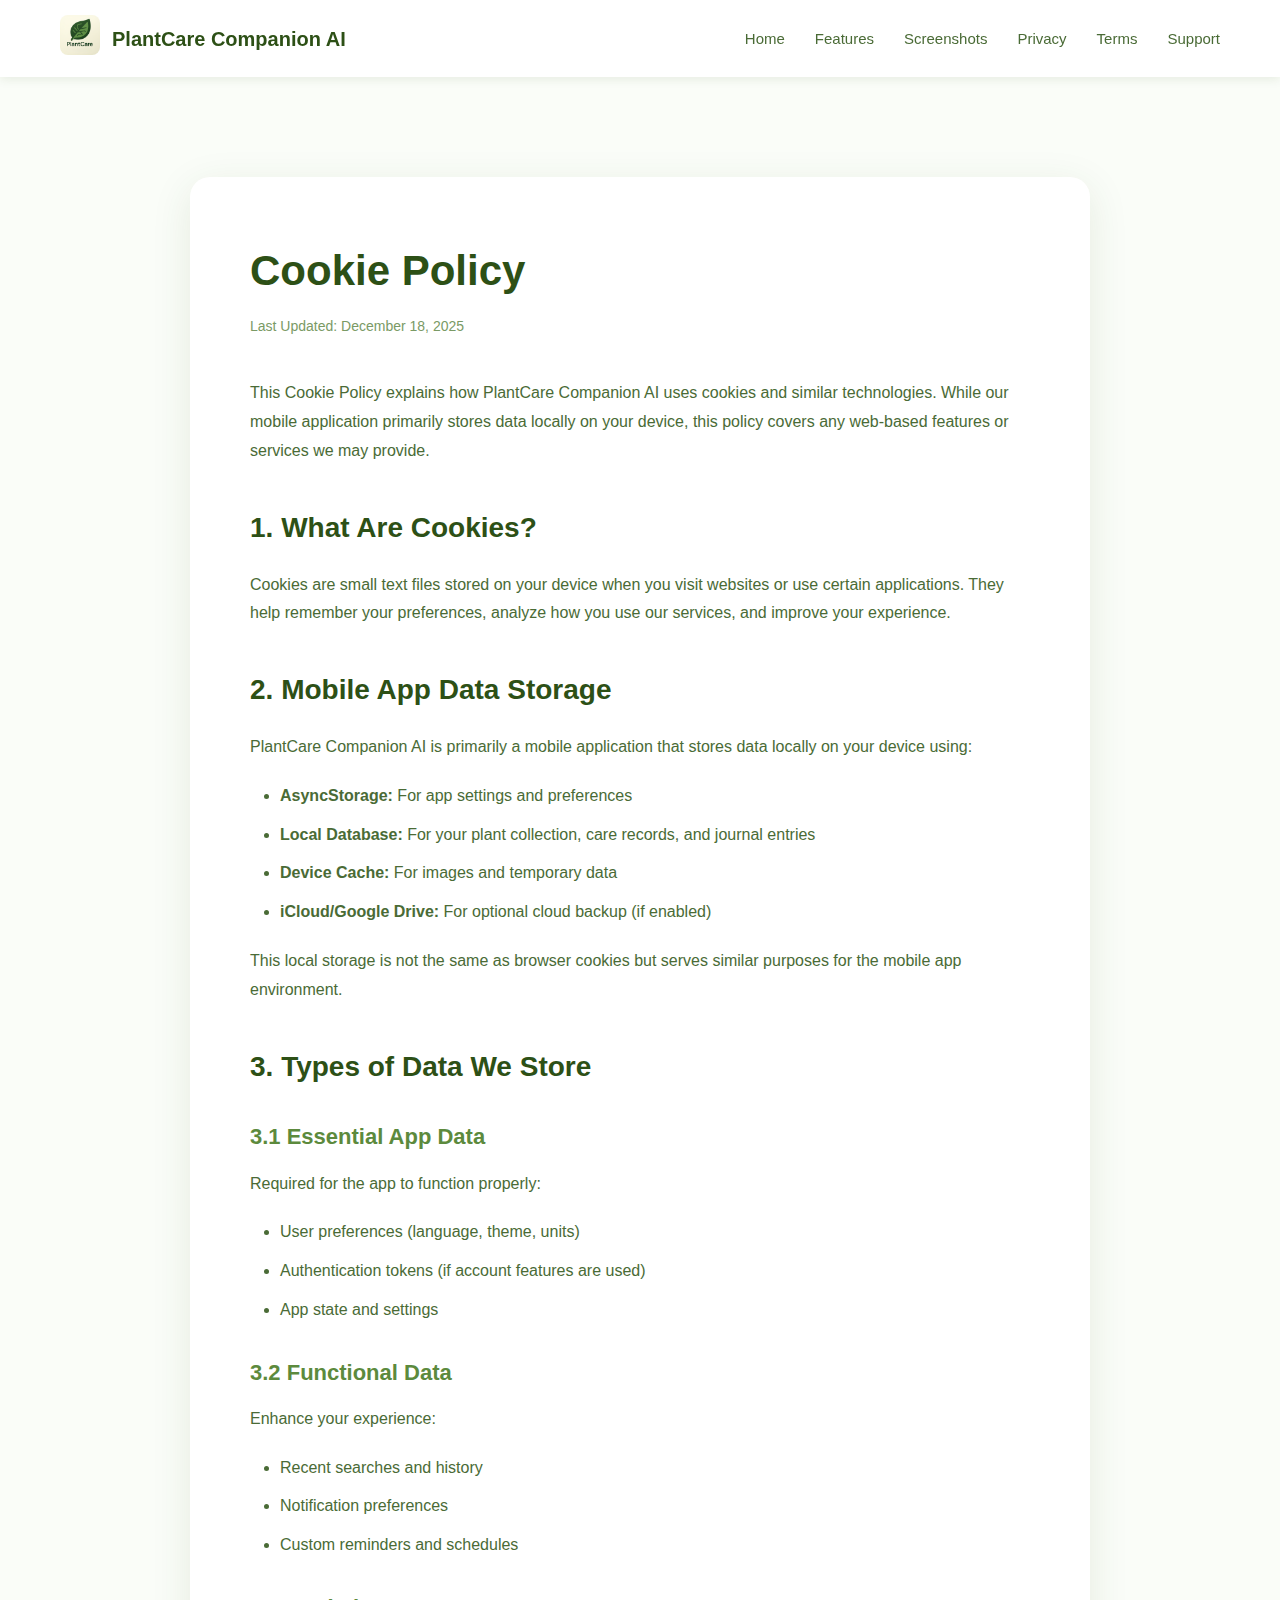
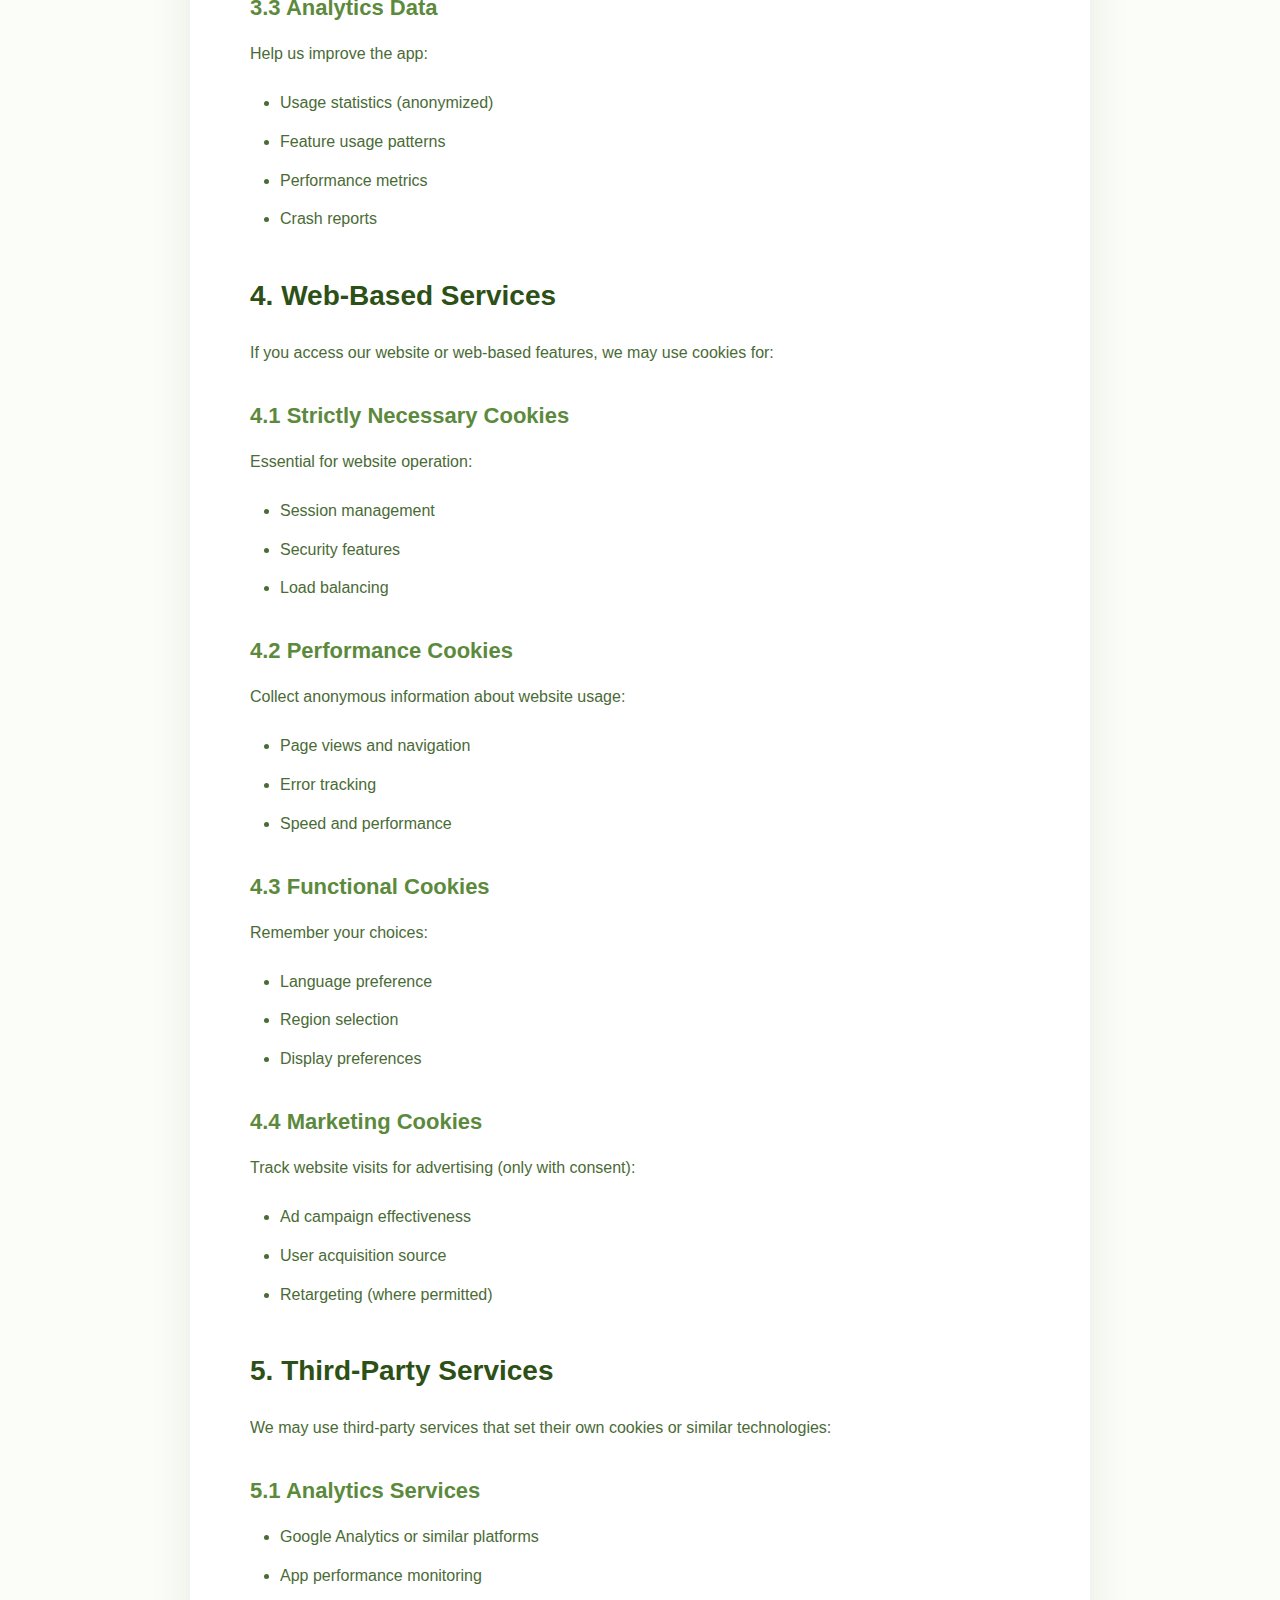
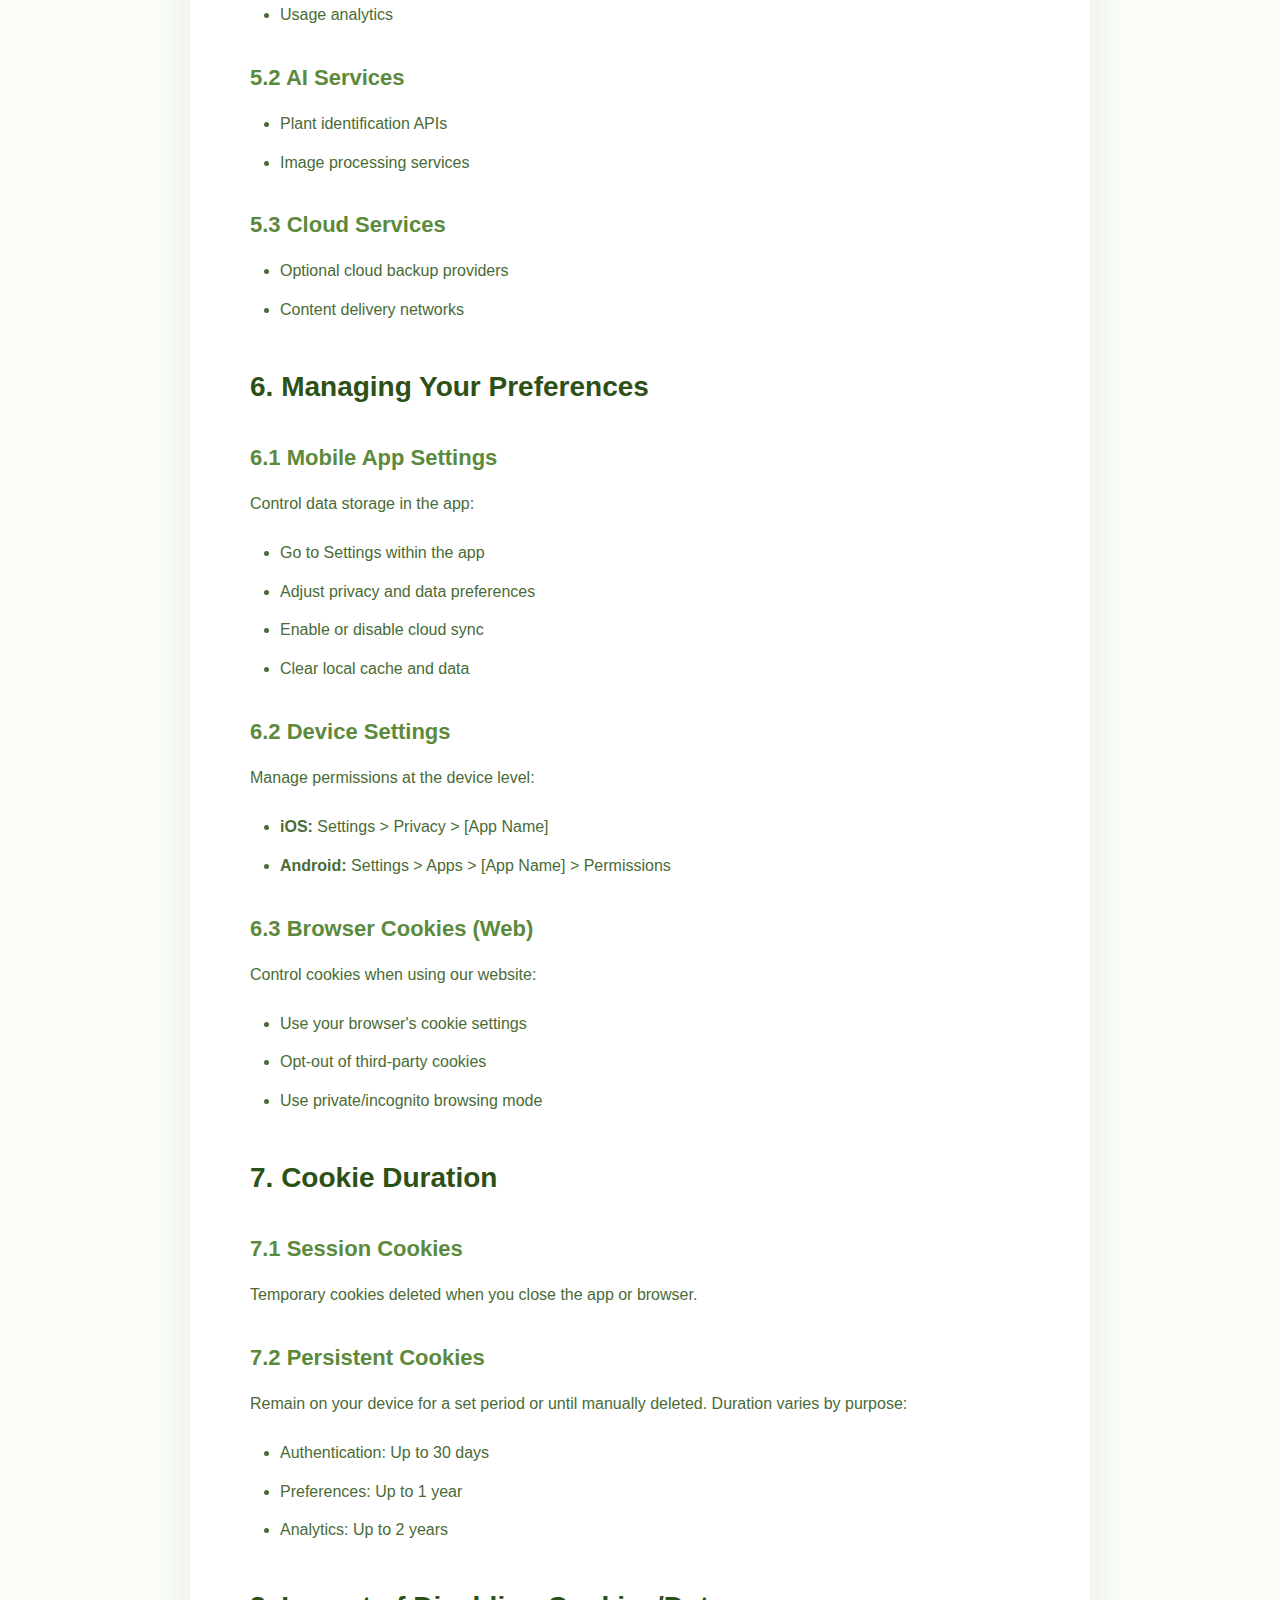
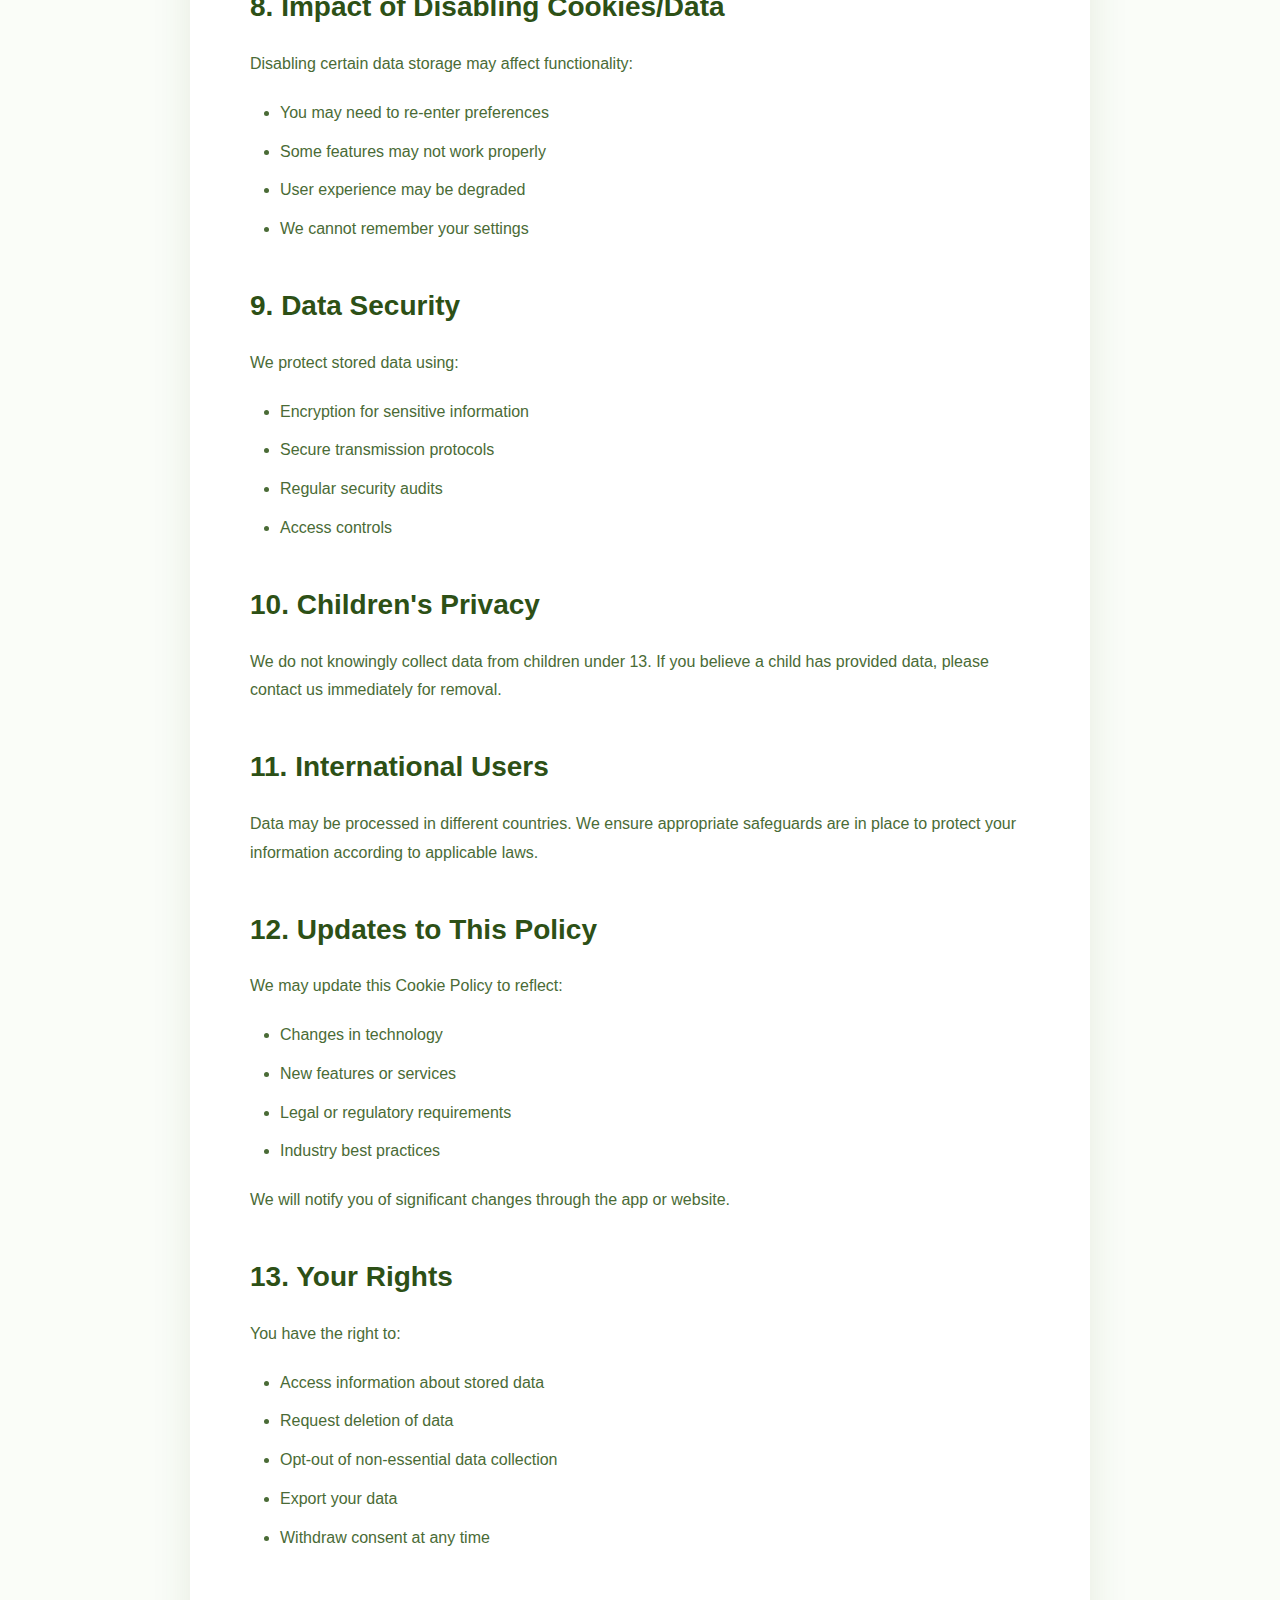
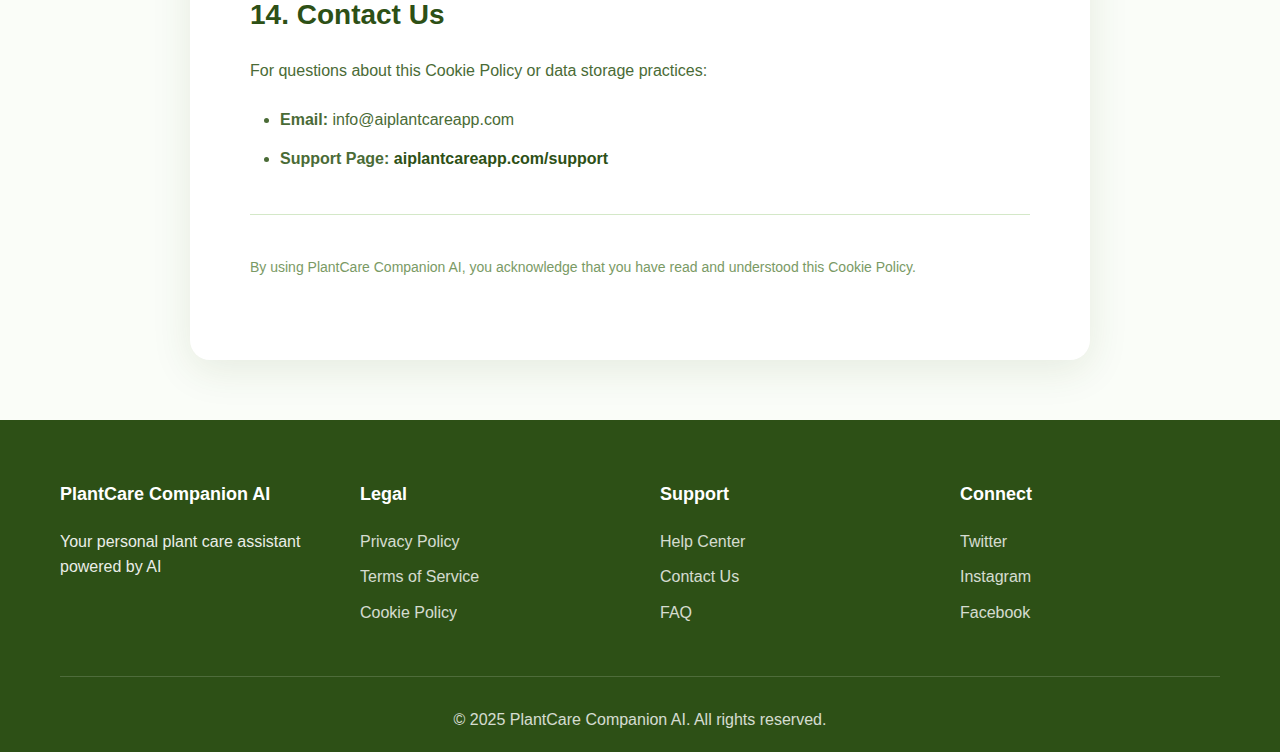
<file: cookie-policy.html>
<!DOCTYPE html>
<html lang="en">
<head>
    <meta charset="UTF-8">
    <meta name="viewport" content="width=device-width, initial-scale=1.0">
    <title>Cookie Policy - PlantCare Companion AI</title>
    <link rel="stylesheet" href="css/styles.css">
    <link rel="icon" type="image/x-icon" href="https://aiplantcareapp.com//images/favicon.png">
	<!-- Google tag (gtag.js) -->
	<script async src="https://www.googletagmanager.com/gtag/js?id=G-B2B6MR2XM7"></script>
	<script>
	  window.dataLayer = window.dataLayer || [];
	  function gtag(){dataLayer.push(arguments);}
	  gtag('js', new Date());
	  gtag('config', 'G-B2B6MR2XM7');
	</script>
</head>
<body>
    <nav class="navbar">
        <div class="container">
            <div class="nav-brand">
                <a href="/" class="nav-link active">
					<img src="images/icon.png" alt="PlantCare Logo" class="nav-logo">
				</a>
                <span class="nav-title">PlantCare Companion AI</span>
            </div>
            <ul class="nav-menu" id="navMenu">
                <li><a href="index.html" class="nav-link">Home</a></li>
                <li><a href="index.html#features" class="nav-link">Features</a></li>
                <li><a href="index.html#screenshots" class="nav-link">Screenshots</a></li>
                <li><a href="privacy-policy.html" class="nav-link">Privacy</a></li>
                <li><a href="terms-of-service.html" class="nav-link">Terms</a></li>
                <li><a href="support.html" class="nav-link">Support</a></li>
            </ul>
            <button class="nav-toggle" id="navToggle">
                <span></span>
                <span></span>
                <span></span>
            </button>
        </div>
    </nav>

    <section class="legal-page">
        <div class="container">
            <div class="legal-content">
                <h1>Cookie Policy</h1>
                <p class="last-updated">Last Updated: December 18, 2025</p>

                <p>This Cookie Policy explains how PlantCare Companion AI uses cookies and similar technologies. While our mobile application primarily stores data locally on your device, this policy covers any web-based features or services we may provide.</p>

                <h2>1. What Are Cookies?</h2>

                <p>Cookies are small text files stored on your device when you visit websites or use certain applications. They help remember your preferences, analyze how you use our services, and improve your experience.</p>

                <h2>2. Mobile App Data Storage</h2>

                <p>PlantCare Companion AI is primarily a mobile application that stores data locally on your device using:</p>

                <ul>
                    <li><strong>AsyncStorage:</strong> For app settings and preferences</li>
                    <li><strong>Local Database:</strong> For your plant collection, care records, and journal entries</li>
                    <li><strong>Device Cache:</strong> For images and temporary data</li>
                    <li><strong>iCloud/Google Drive:</strong> For optional cloud backup (if enabled)</li>
                </ul>

                <p>This local storage is not the same as browser cookies but serves similar purposes for the mobile app environment.</p>

                <h2>3. Types of Data We Store</h2>

                <h3>3.1 Essential App Data</h3>
                <p>Required for the app to function properly:</p>
                <ul>
                    <li>User preferences (language, theme, units)</li>
                    <li>Authentication tokens (if account features are used)</li>
                    <li>App state and settings</li>
                </ul>

                <h3>3.2 Functional Data</h3>
                <p>Enhance your experience:</p>
                <ul>
                    <li>Recent searches and history</li>
                    <li>Notification preferences</li>
                    <li>Custom reminders and schedules</li>
                </ul>

                <h3>3.3 Analytics Data</h3>
                <p>Help us improve the app:</p>
                <ul>
                    <li>Usage statistics (anonymized)</li>
                    <li>Feature usage patterns</li>
                    <li>Performance metrics</li>
                    <li>Crash reports</li>
                </ul>

                <h2>4. Web-Based Services</h2>

                <p>If you access our website or web-based features, we may use cookies for:</p>

                <h3>4.1 Strictly Necessary Cookies</h3>
                <p>Essential for website operation:</p>
                <ul>
                    <li>Session management</li>
                    <li>Security features</li>
                    <li>Load balancing</li>
                </ul>

                <h3>4.2 Performance Cookies</h3>
                <p>Collect anonymous information about website usage:</p>
                <ul>
                    <li>Page views and navigation</li>
                    <li>Error tracking</li>
                    <li>Speed and performance</li>
                </ul>

                <h3>4.3 Functional Cookies</h3>
                <p>Remember your choices:</p>
                <ul>
                    <li>Language preference</li>
                    <li>Region selection</li>
                    <li>Display preferences</li>
                </ul>

                <h3>4.4 Marketing Cookies</h3>
                <p>Track website visits for advertising (only with consent):</p>
                <ul>
                    <li>Ad campaign effectiveness</li>
                    <li>User acquisition source</li>
                    <li>Retargeting (where permitted)</li>
                </ul>

                <h2>5. Third-Party Services</h2>

                <p>We may use third-party services that set their own cookies or similar technologies:</p>

                <h3>5.1 Analytics Services</h3>
                <ul>
                    <li>Google Analytics or similar platforms</li>
                    <li>App performance monitoring</li>
                    <li>Usage analytics</li>
                </ul>

                <h3>5.2 AI Services</h3>
                <ul>
                    <li>Plant identification APIs</li>
                    <li>Image processing services</li>
                </ul>

                <h3>5.3 Cloud Services</h3>
                <ul>
                    <li>Optional cloud backup providers</li>
                    <li>Content delivery networks</li>
                </ul>

                <h2>6. Managing Your Preferences</h2>

                <h3>6.1 Mobile App Settings</h3>
                <p>Control data storage in the app:</p>
                <ul>
                    <li>Go to Settings within the app</li>
                    <li>Adjust privacy and data preferences</li>
                    <li>Enable or disable cloud sync</li>
                    <li>Clear local cache and data</li>
                </ul>

                <h3>6.2 Device Settings</h3>
                <p>Manage permissions at the device level:</p>
                <ul>
                    <li><strong>iOS:</strong> Settings > Privacy > [App Name]</li>
                    <li><strong>Android:</strong> Settings > Apps > [App Name] > Permissions</li>
                </ul>

                <h3>6.3 Browser Cookies (Web)</h3>
                <p>Control cookies when using our website:</p>
                <ul>
                    <li>Use your browser's cookie settings</li>
                    <li>Opt-out of third-party cookies</li>
                    <li>Use private/incognito browsing mode</li>
                </ul>

                <h2>7. Cookie Duration</h2>

                <h3>7.1 Session Cookies</h3>
                <p>Temporary cookies deleted when you close the app or browser.</p>

                <h3>7.2 Persistent Cookies</h3>
                <p>Remain on your device for a set period or until manually deleted. Duration varies by purpose:</p>
                <ul>
                    <li>Authentication: Up to 30 days</li>
                    <li>Preferences: Up to 1 year</li>
                    <li>Analytics: Up to 2 years</li>
                </ul>

                <h2>8. Impact of Disabling Cookies/Data</h2>

                <p>Disabling certain data storage may affect functionality:</p>

                <ul>
                    <li>You may need to re-enter preferences</li>
                    <li>Some features may not work properly</li>
                    <li>User experience may be degraded</li>
                    <li>We cannot remember your settings</li>
                </ul>

                <h2>9. Data Security</h2>

                <p>We protect stored data using:</p>
                <ul>
                    <li>Encryption for sensitive information</li>
                    <li>Secure transmission protocols</li>
                    <li>Regular security audits</li>
                    <li>Access controls</li>
                </ul>

                <h2>10. Children's Privacy</h2>

                <p>We do not knowingly collect data from children under 13. If you believe a child has provided data, please contact us immediately for removal.</p>

                <h2>11. International Users</h2>

                <p>Data may be processed in different countries. We ensure appropriate safeguards are in place to protect your information according to applicable laws.</p>

                <h2>12. Updates to This Policy</h2>

                <p>We may update this Cookie Policy to reflect:</p>
                <ul>
                    <li>Changes in technology</li>
                    <li>New features or services</li>
                    <li>Legal or regulatory requirements</li>
                    <li>Industry best practices</li>
                </ul>

                <p>We will notify you of significant changes through the app or website.</p>

                <h2>13. Your Rights</h2>

                <p>You have the right to:</p>
                <ul>
                    <li>Access information about stored data</li>
                    <li>Request deletion of data</li>
                    <li>Opt-out of non-essential data collection</li>
                    <li>Export your data</li>
                    <li>Withdraw consent at any time</li>
                </ul>

                <h2>14. Contact Us</h2>

                <p>For questions about this Cookie Policy or data storage practices:</p>

                <ul>
                    <li><strong>Email:</strong> info@aiplantcareapp.com</li>
                    <li><strong>Support Page:</strong> <a href="support.html">aiplantcareapp.com/support</a></li>
                </ul>

                <hr style="margin: 40px 0; border: none; border-top: 1px solid var(--border);">

                <p style="font-size: 14px; color: var(--text-tertiary);">By using PlantCare Companion AI, you acknowledge that you have read and understood this Cookie Policy.</p>
            </div>
        </div>
    </section>

    <footer class="footer">
        <div class="container">
            <div class="footer-content">
                <div class="footer-section">
                    <h4>PlantCare Companion AI</h4>
                    <p>Your personal plant care assistant powered by AI</p>
                </div>
                <div class="footer-section">
                    <h4>Legal</h4>
                    <ul>
                        <li><a href="privacy-policy.html">Privacy Policy</a></li>
                        <li><a href="terms-of-service.html">Terms of Service</a></li>
                        <li><a href="cookie-policy.html">Cookie Policy</a></li>
                    </ul>
                </div>
                <div class="footer-section">
                    <h4>Support</h4>
                    <ul>
                        <li><a href="support.html">Help Center</a></li>
                        <li><a href="support.html#contact">Contact Us</a></li>
                        <li><a href="support.html#faq">FAQ</a></li>
                    </ul>
                </div>
                <div class="footer-section">
                    <h4>Connect</h4>
                    <div class="social-links">
                        <a href="#" class="social-link">Twitter</a>
                        <a href="#" class="social-link">Instagram</a>
                        <a href="#" class="social-link">Facebook</a>
                    </div>
                </div>
            </div>
            <div class="footer-bottom">
                <p>&copy; 2025 PlantCare Companion AI. All rights reserved.</p>
            </div>
        </div>
    </footer>

    <script src="js/script.js"></script>
</body>
</html>
</file>
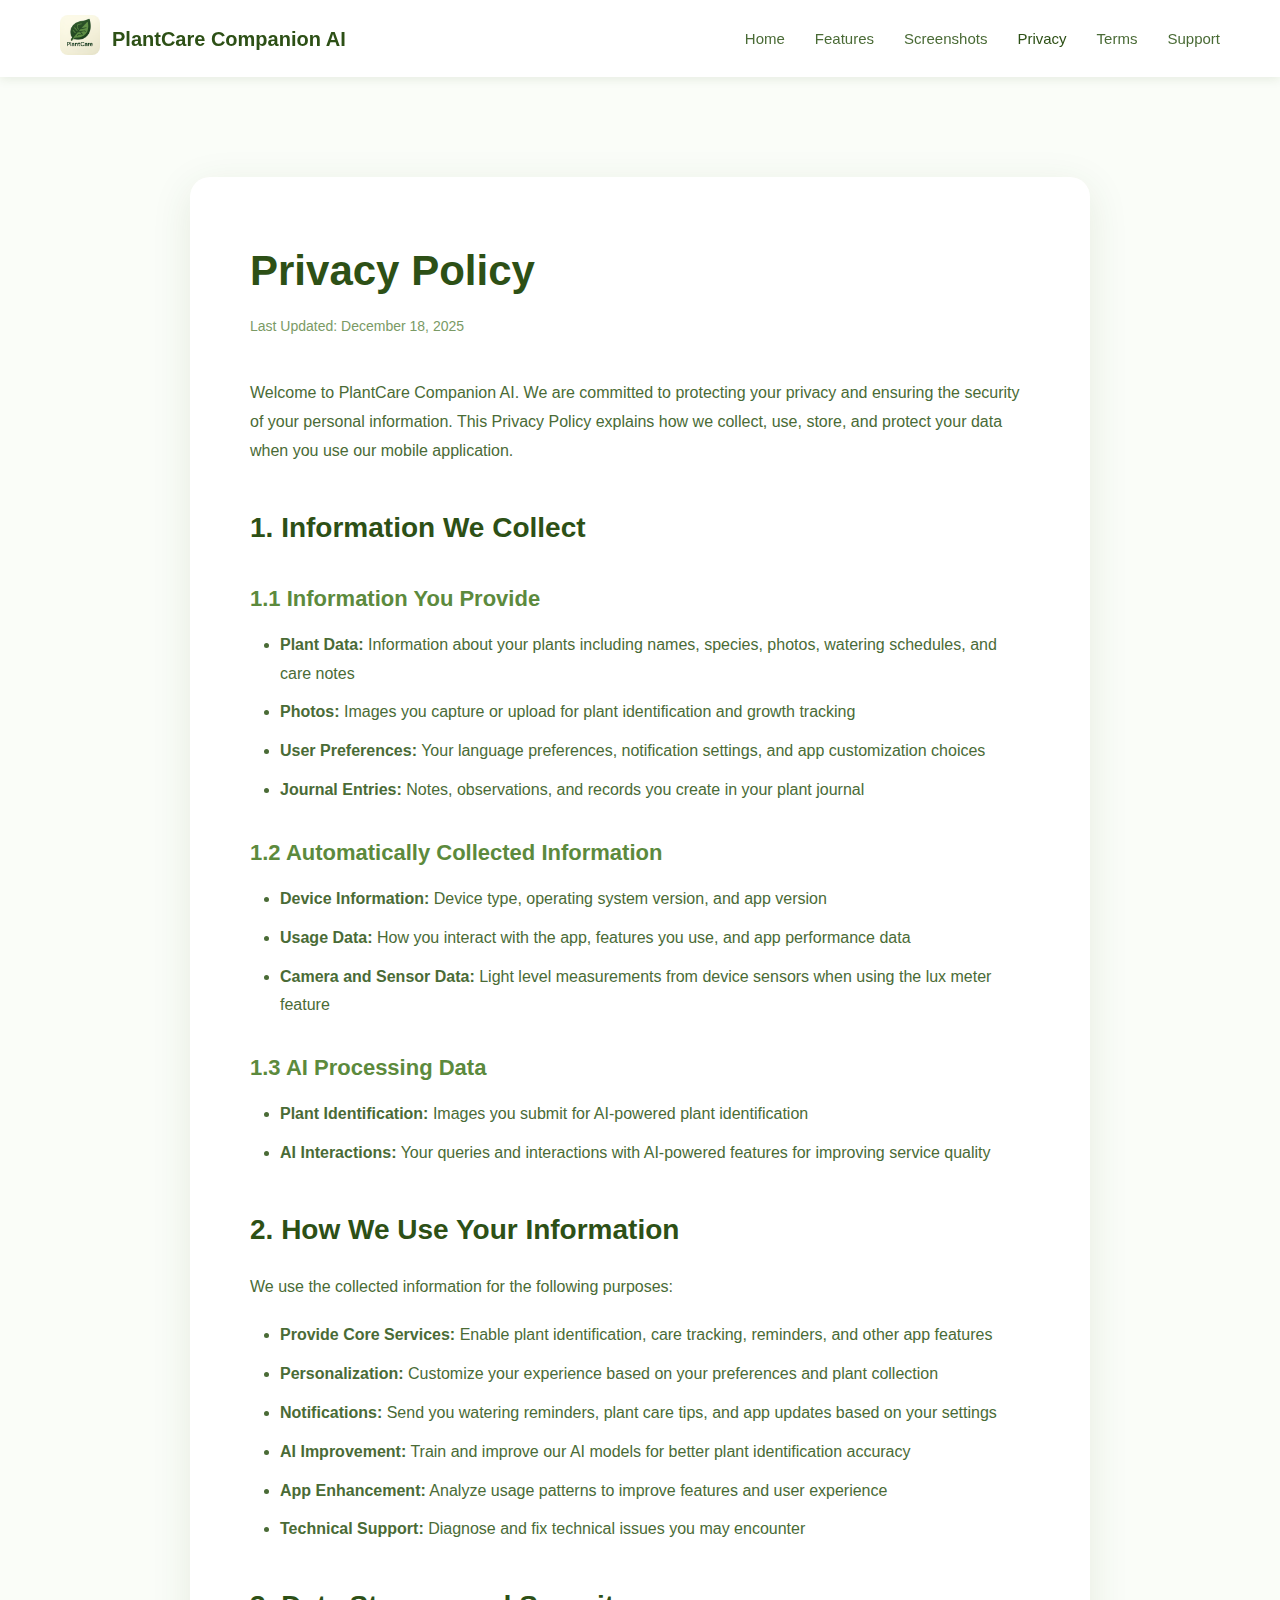
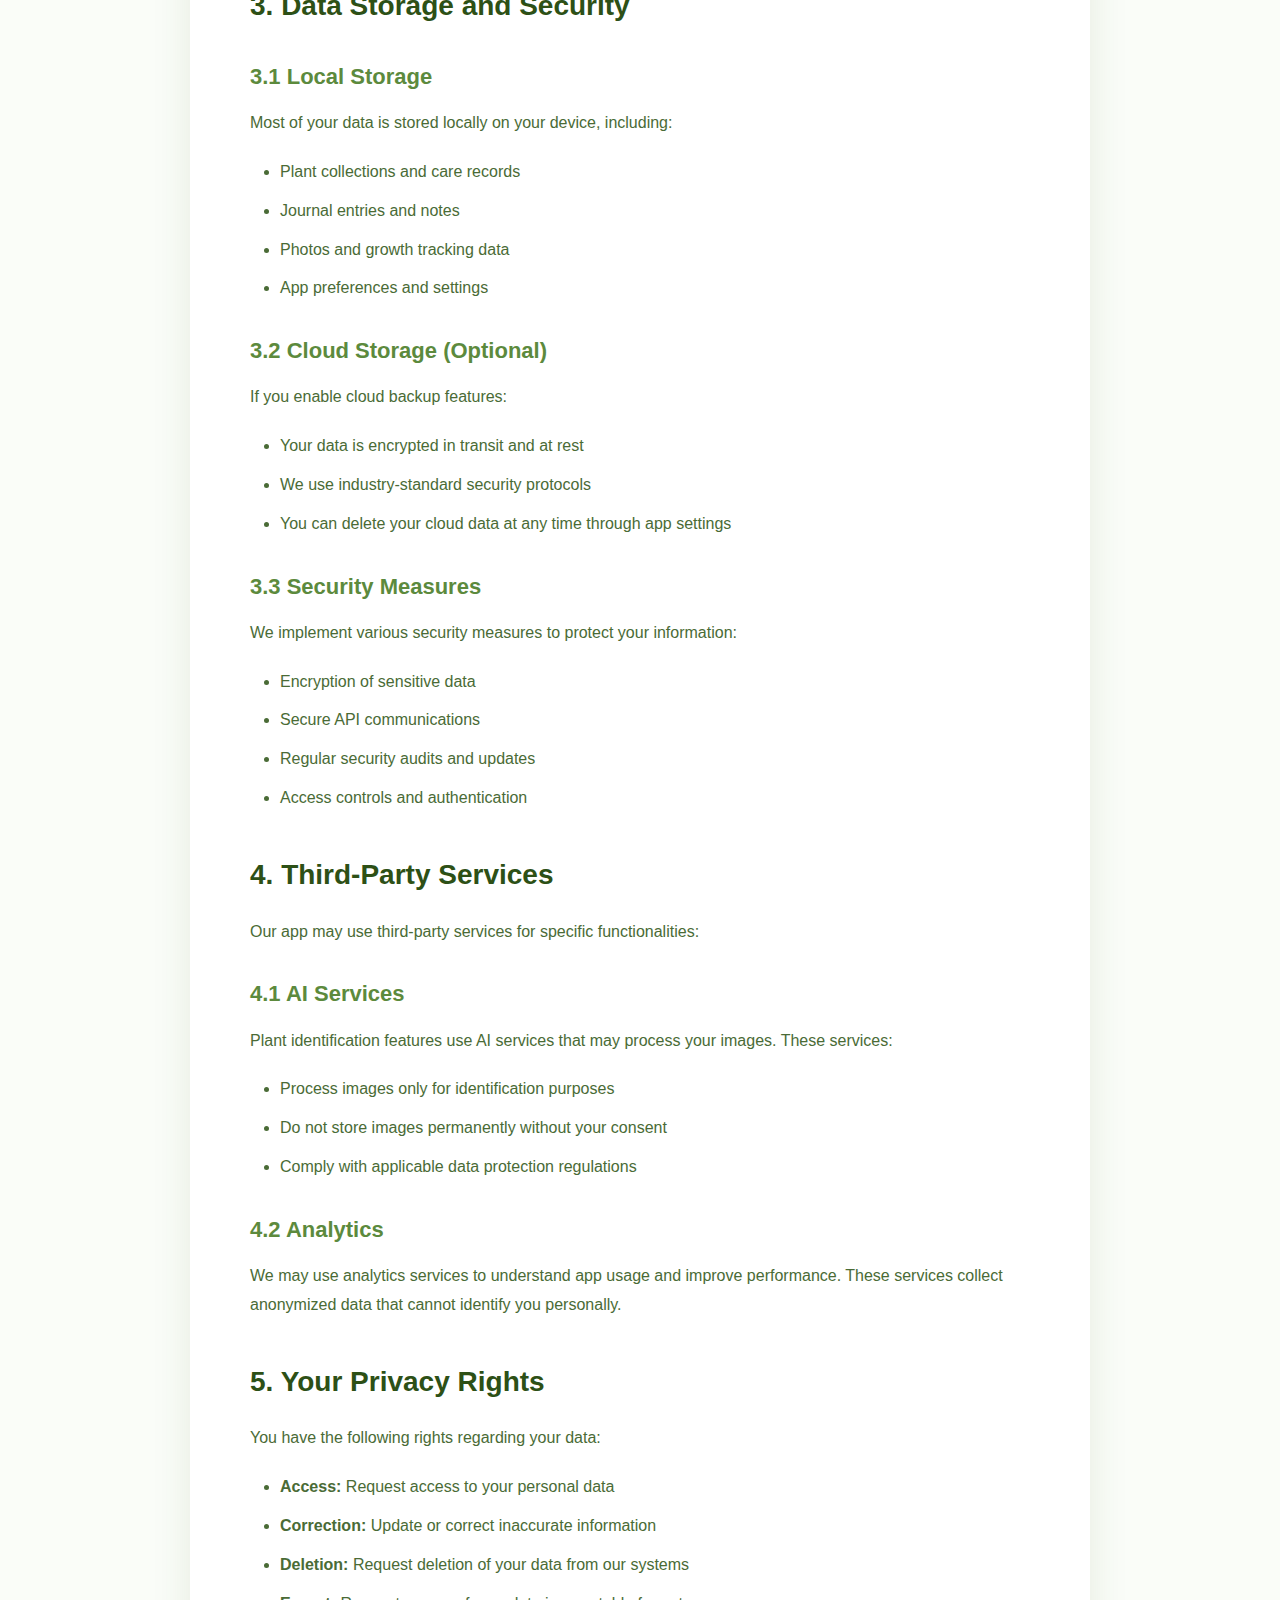
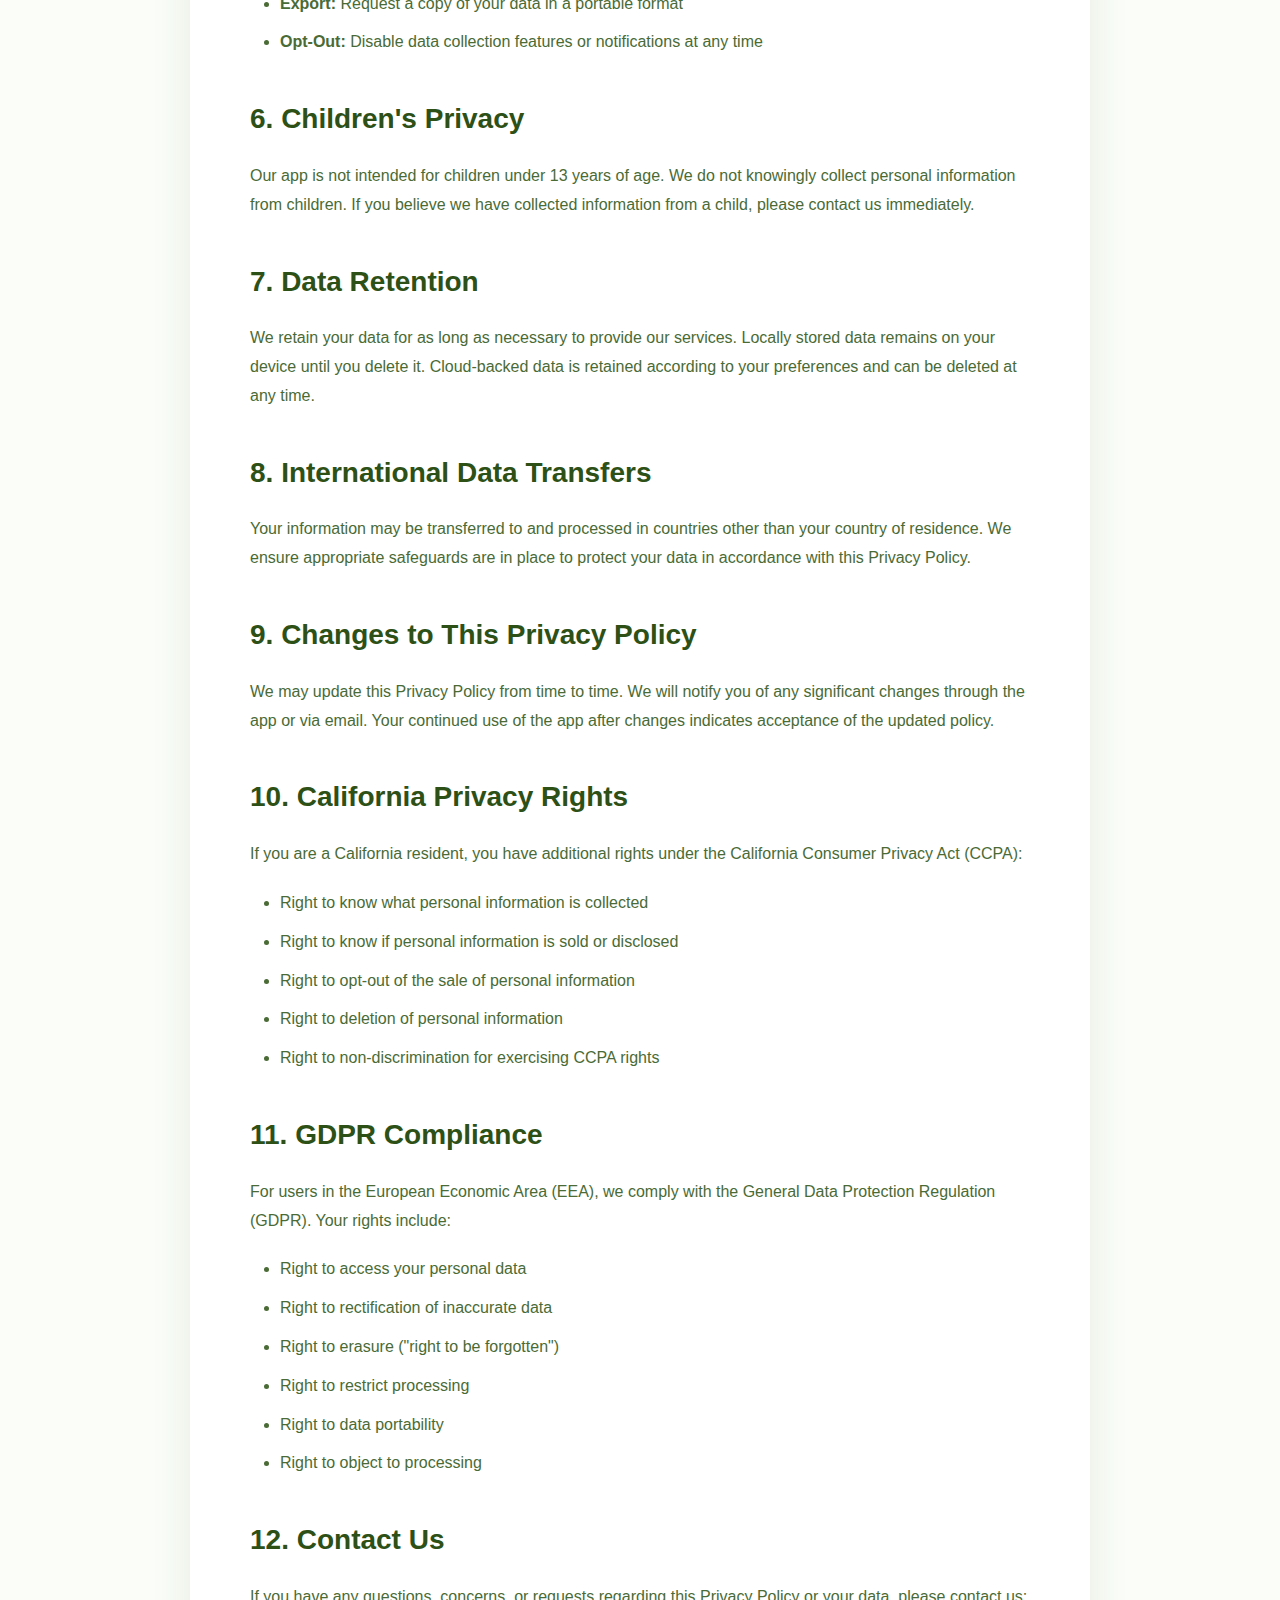
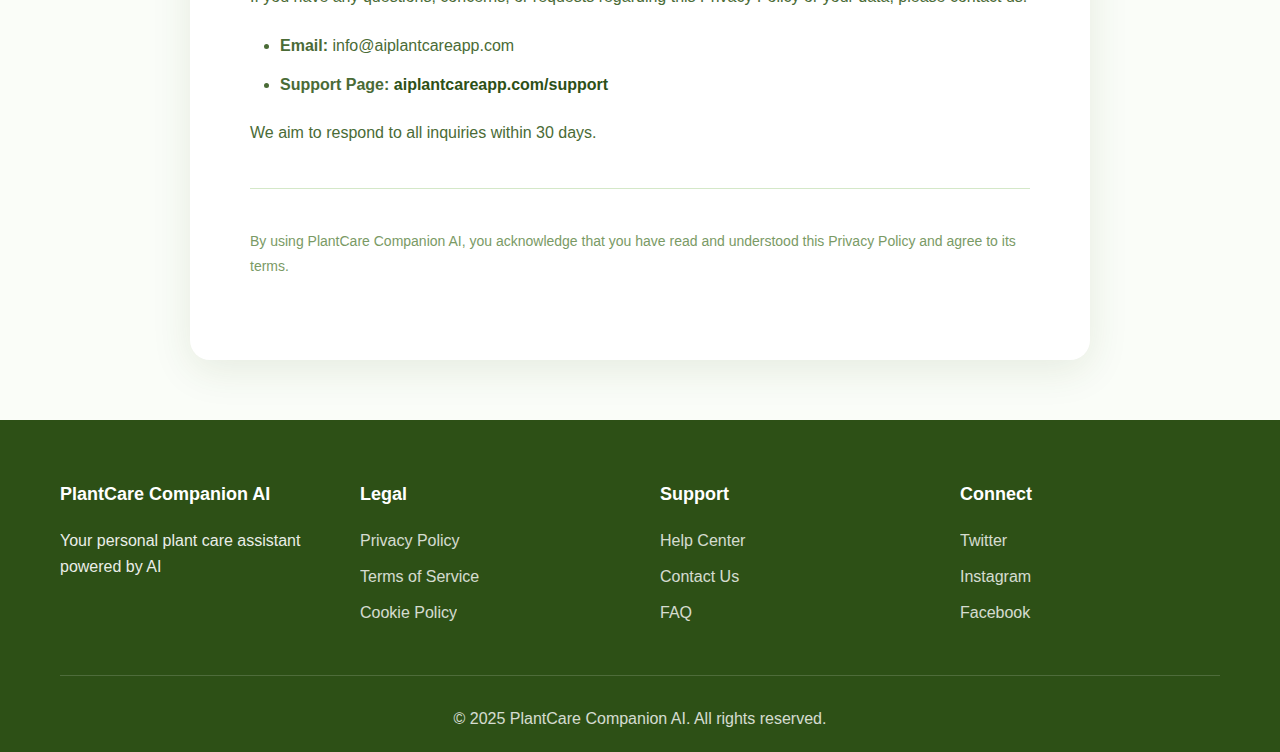
<file: privacy-policy.html>
<!DOCTYPE html>
<html lang="en">
<head>
    <meta charset="UTF-8">
    <meta name="viewport" content="width=device-width, initial-scale=1.0">
    <title>Privacy Policy - PlantCare Companion AI</title>
    <link rel="stylesheet" href="css/styles.css">
    <link rel="icon" type="image/x-icon" href="https://aiplantcareapp.com//images/favicon.png">
	<!-- Google tag (gtag.js) -->
	<script async src="https://www.googletagmanager.com/gtag/js?id=G-B2B6MR2XM7"></script>
	<script>
	  window.dataLayer = window.dataLayer || [];
	  function gtag(){dataLayer.push(arguments);}
	  gtag('js', new Date());
	  gtag('config', 'G-B2B6MR2XM7');
	</script>
</head>
<body>
    <nav class="navbar">
        <div class="container">
            <div class="nav-brand">
                <a href="/" class="nav-link active">
					<img src="images/icon.png" alt="PlantCare Logo" class="nav-logo">
				</a>
                <span class="nav-title">PlantCare Companion AI</span>
            </div>
            <ul class="nav-menu" id="navMenu">
                <li><a href="index.html" class="nav-link">Home</a></li>
                <li><a href="index.html#features" class="nav-link">Features</a></li>
                <li><a href="index.html#screenshots" class="nav-link">Screenshots</a></li>
                <li><a href="privacy-policy.html" class="nav-link active">Privacy</a></li>
                <li><a href="terms-of-service.html" class="nav-link">Terms</a></li>
                <li><a href="support.html" class="nav-link">Support</a></li>
            </ul>
            <button class="nav-toggle" id="navToggle">
                <span></span>
                <span></span>
                <span></span>
            </button>
        </div>
    </nav>

    <section class="legal-page">
        <div class="container">
            <div class="legal-content">
                <h1>Privacy Policy</h1>
                <p class="last-updated">Last Updated: December 18, 2025</p>

                <p>Welcome to PlantCare Companion AI. We are committed to protecting your privacy and ensuring the security of your personal information. This Privacy Policy explains how we collect, use, store, and protect your data when you use our mobile application.</p>

                <h2>1. Information We Collect</h2>

                <h3>1.1 Information You Provide</h3>
                <ul>
                    <li><strong>Plant Data:</strong> Information about your plants including names, species, photos, watering schedules, and care notes</li>
                    <li><strong>Photos:</strong> Images you capture or upload for plant identification and growth tracking</li>
                    <li><strong>User Preferences:</strong> Your language preferences, notification settings, and app customization choices</li>
                    <li><strong>Journal Entries:</strong> Notes, observations, and records you create in your plant journal</li>
                </ul>

                <h3>1.2 Automatically Collected Information</h3>
                <ul>
                    <li><strong>Device Information:</strong> Device type, operating system version, and app version</li>
                    <li><strong>Usage Data:</strong> How you interact with the app, features you use, and app performance data</li>
                    <li><strong>Camera and Sensor Data:</strong> Light level measurements from device sensors when using the lux meter feature</li>
                </ul>

                <h3>1.3 AI Processing Data</h3>
                <ul>
                    <li><strong>Plant Identification:</strong> Images you submit for AI-powered plant identification</li>
                    <li><strong>AI Interactions:</strong> Your queries and interactions with AI-powered features for improving service quality</li>
                </ul>

                <h2>2. How We Use Your Information</h2>

                <p>We use the collected information for the following purposes:</p>

                <ul>
                    <li><strong>Provide Core Services:</strong> Enable plant identification, care tracking, reminders, and other app features</li>
                    <li><strong>Personalization:</strong> Customize your experience based on your preferences and plant collection</li>
                    <li><strong>Notifications:</strong> Send you watering reminders, plant care tips, and app updates based on your settings</li>
                    <li><strong>AI Improvement:</strong> Train and improve our AI models for better plant identification accuracy</li>
                    <li><strong>App Enhancement:</strong> Analyze usage patterns to improve features and user experience</li>
                    <li><strong>Technical Support:</strong> Diagnose and fix technical issues you may encounter</li>
                </ul>

                <h2>3. Data Storage and Security</h2>

                <h3>3.1 Local Storage</h3>
                <p>Most of your data is stored locally on your device, including:</p>
                <ul>
                    <li>Plant collections and care records</li>
                    <li>Journal entries and notes</li>
                    <li>Photos and growth tracking data</li>
                    <li>App preferences and settings</li>
                </ul>

                <h3>3.2 Cloud Storage (Optional)</h3>
                <p>If you enable cloud backup features:</p>
                <ul>
                    <li>Your data is encrypted in transit and at rest</li>
                    <li>We use industry-standard security protocols</li>
                    <li>You can delete your cloud data at any time through app settings</li>
                </ul>

                <h3>3.3 Security Measures</h3>
                <p>We implement various security measures to protect your information:</p>
                <ul>
                    <li>Encryption of sensitive data</li>
                    <li>Secure API communications</li>
                    <li>Regular security audits and updates</li>
                    <li>Access controls and authentication</li>
                </ul>

                <h2>4. Third-Party Services</h2>

                <p>Our app may use third-party services for specific functionalities:</p>

                <h3>4.1 AI Services</h3>
                <p>Plant identification features use AI services that may process your images. These services:</p>
                <ul>
                    <li>Process images only for identification purposes</li>
                    <li>Do not store images permanently without your consent</li>
                    <li>Comply with applicable data protection regulations</li>
                </ul>

                <h3>4.2 Analytics</h3>
                <p>We may use analytics services to understand app usage and improve performance. These services collect anonymized data that cannot identify you personally.</p>

                <h2>5. Your Privacy Rights</h2>

                <p>You have the following rights regarding your data:</p>

                <ul>
                    <li><strong>Access:</strong> Request access to your personal data</li>
                    <li><strong>Correction:</strong> Update or correct inaccurate information</li>
                    <li><strong>Deletion:</strong> Request deletion of your data from our systems</li>
                    <li><strong>Export:</strong> Request a copy of your data in a portable format</li>
                    <li><strong>Opt-Out:</strong> Disable data collection features or notifications at any time</li>
                </ul>

                <h2>6. Children's Privacy</h2>

                <p>Our app is not intended for children under 13 years of age. We do not knowingly collect personal information from children. If you believe we have collected information from a child, please contact us immediately.</p>

                <h2>7. Data Retention</h2>

                <p>We retain your data for as long as necessary to provide our services. Locally stored data remains on your device until you delete it. Cloud-backed data is retained according to your preferences and can be deleted at any time.</p>

                <h2>8. International Data Transfers</h2>

                <p>Your information may be transferred to and processed in countries other than your country of residence. We ensure appropriate safeguards are in place to protect your data in accordance with this Privacy Policy.</p>

                <h2>9. Changes to This Privacy Policy</h2>

                <p>We may update this Privacy Policy from time to time. We will notify you of any significant changes through the app or via email. Your continued use of the app after changes indicates acceptance of the updated policy.</p>

                <h2>10. California Privacy Rights</h2>

                <p>If you are a California resident, you have additional rights under the California Consumer Privacy Act (CCPA):</p>
                <ul>
                    <li>Right to know what personal information is collected</li>
                    <li>Right to know if personal information is sold or disclosed</li>
                    <li>Right to opt-out of the sale of personal information</li>
                    <li>Right to deletion of personal information</li>
                    <li>Right to non-discrimination for exercising CCPA rights</li>
                </ul>

                <h2>11. GDPR Compliance</h2>

                <p>For users in the European Economic Area (EEA), we comply with the General Data Protection Regulation (GDPR). Your rights include:</p>
                <ul>
                    <li>Right to access your personal data</li>
                    <li>Right to rectification of inaccurate data</li>
                    <li>Right to erasure ("right to be forgotten")</li>
                    <li>Right to restrict processing</li>
                    <li>Right to data portability</li>
                    <li>Right to object to processing</li>
                </ul>

                <h2>12. Contact Us</h2>

                <p>If you have any questions, concerns, or requests regarding this Privacy Policy or your data, please contact us:</p>

                <ul>
                    <li><strong>Email:</strong> info@aiplantcareapp.com</li>
                    <li><strong>Support Page:</strong> <a href="support.html">aiplantcareapp.com/support</a></li>
                </ul>

                <p>We aim to respond to all inquiries within 30 days.</p>

                <hr style="margin: 40px 0; border: none; border-top: 1px solid var(--border);">

                <p style="font-size: 14px; color: var(--text-tertiary);">By using PlantCare Companion AI, you acknowledge that you have read and understood this Privacy Policy and agree to its terms.</p>
            </div>
        </div>
    </section>

    <footer class="footer">
        <div class="container">
            <div class="footer-content">
                <div class="footer-section">
                    <h4>PlantCare Companion AI</h4>
                    <p>Your personal plant care assistant powered by AI</p>
                </div>
                <div class="footer-section">
                    <h4>Legal</h4>
                    <ul>
                        <li><a href="privacy-policy.html">Privacy Policy</a></li>
                        <li><a href="terms-of-service.html">Terms of Service</a></li>
                        <li><a href="cookie-policy.html">Cookie Policy</a></li>
                    </ul>
                </div>
                <div class="footer-section">
                    <h4>Support</h4>
                    <ul>
                        <li><a href="support.html">Help Center</a></li>
                        <li><a href="support.html#contact">Contact Us</a></li>
                        <li><a href="support.html#faq">FAQ</a></li>
                    </ul>
                </div>
                <div class="footer-section">
                    <h4>Connect</h4>
                    <div class="social-links">
                        <a href="#" class="social-link">Twitter</a>
                        <a href="#" class="social-link">Instagram</a>
                        <a href="#" class="social-link">Facebook</a>
                    </div>
                </div>
            </div>
            <div class="footer-bottom">
                <p>&copy; 2025 PlantCare Companion AI. All rights reserved.</p>
            </div>
        </div>
    </footer>

    <script src="js/script.js"></script>
</body>
</html>
</file>
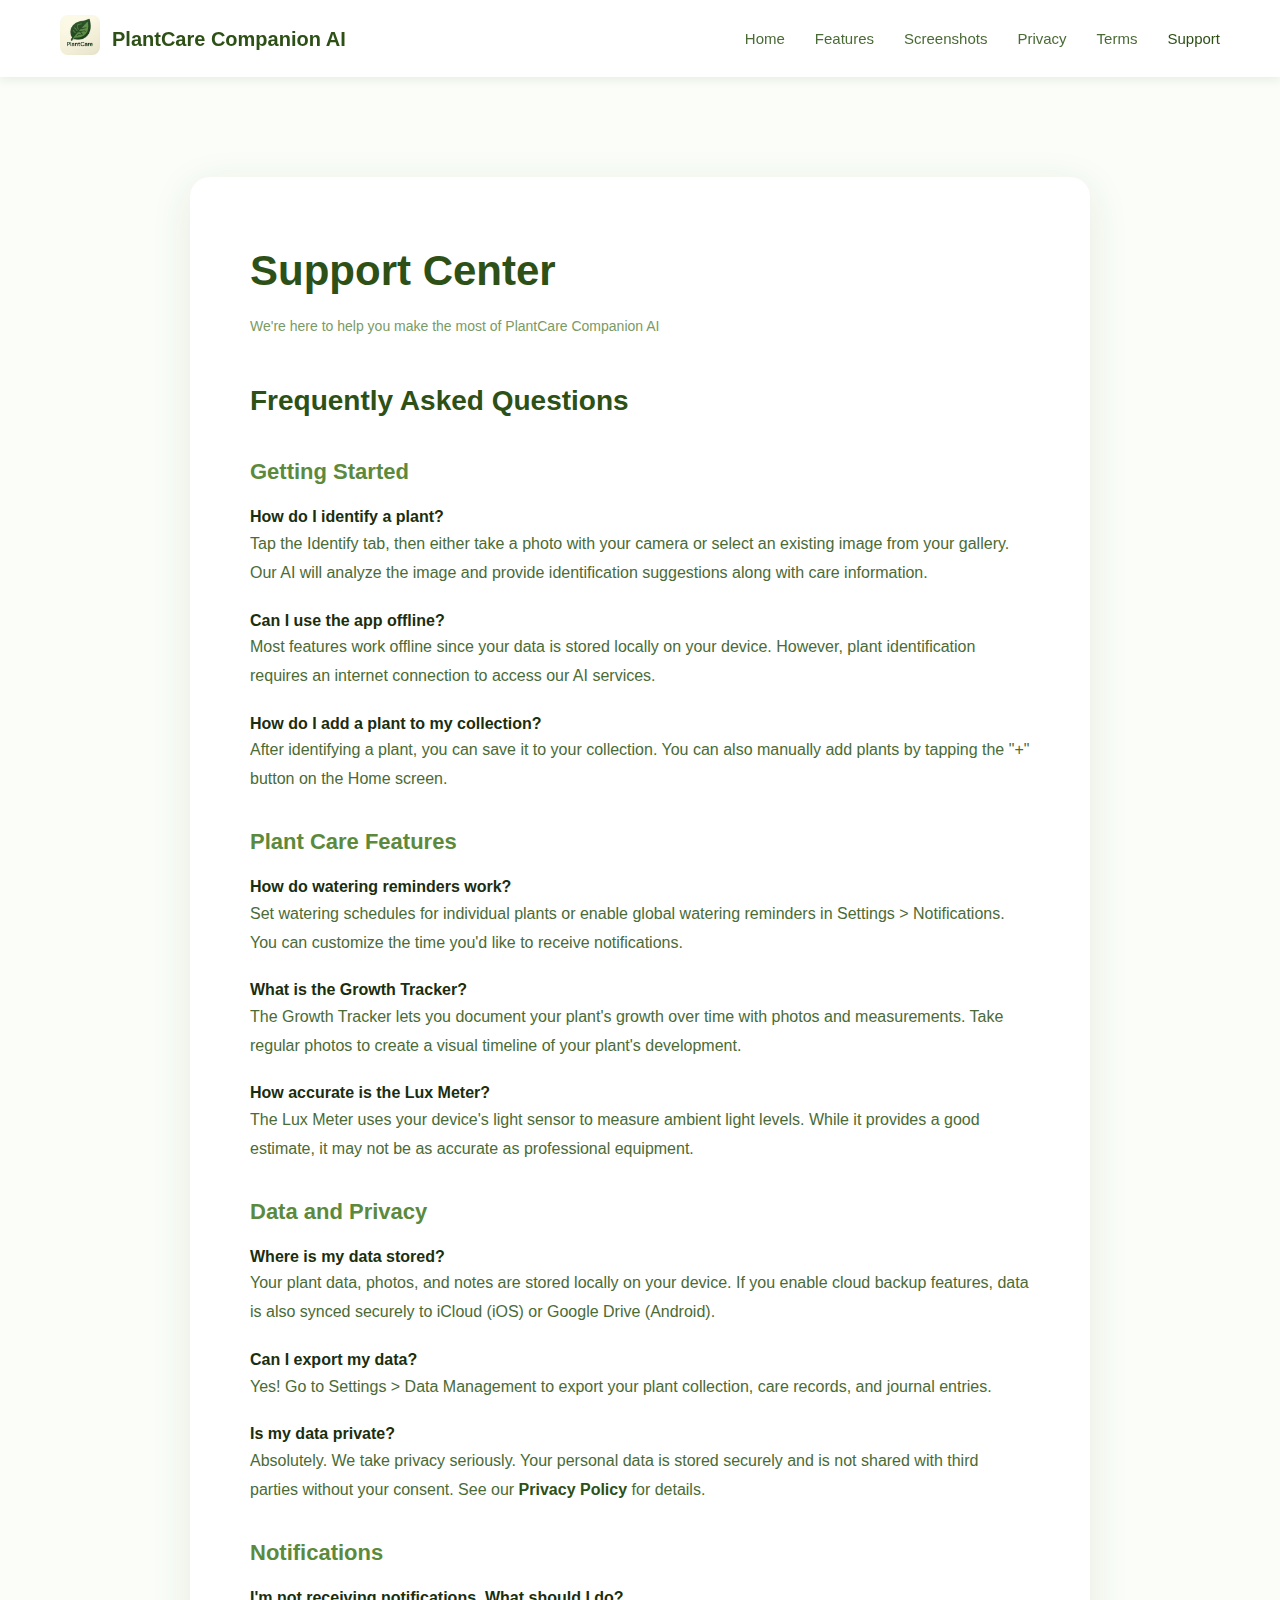
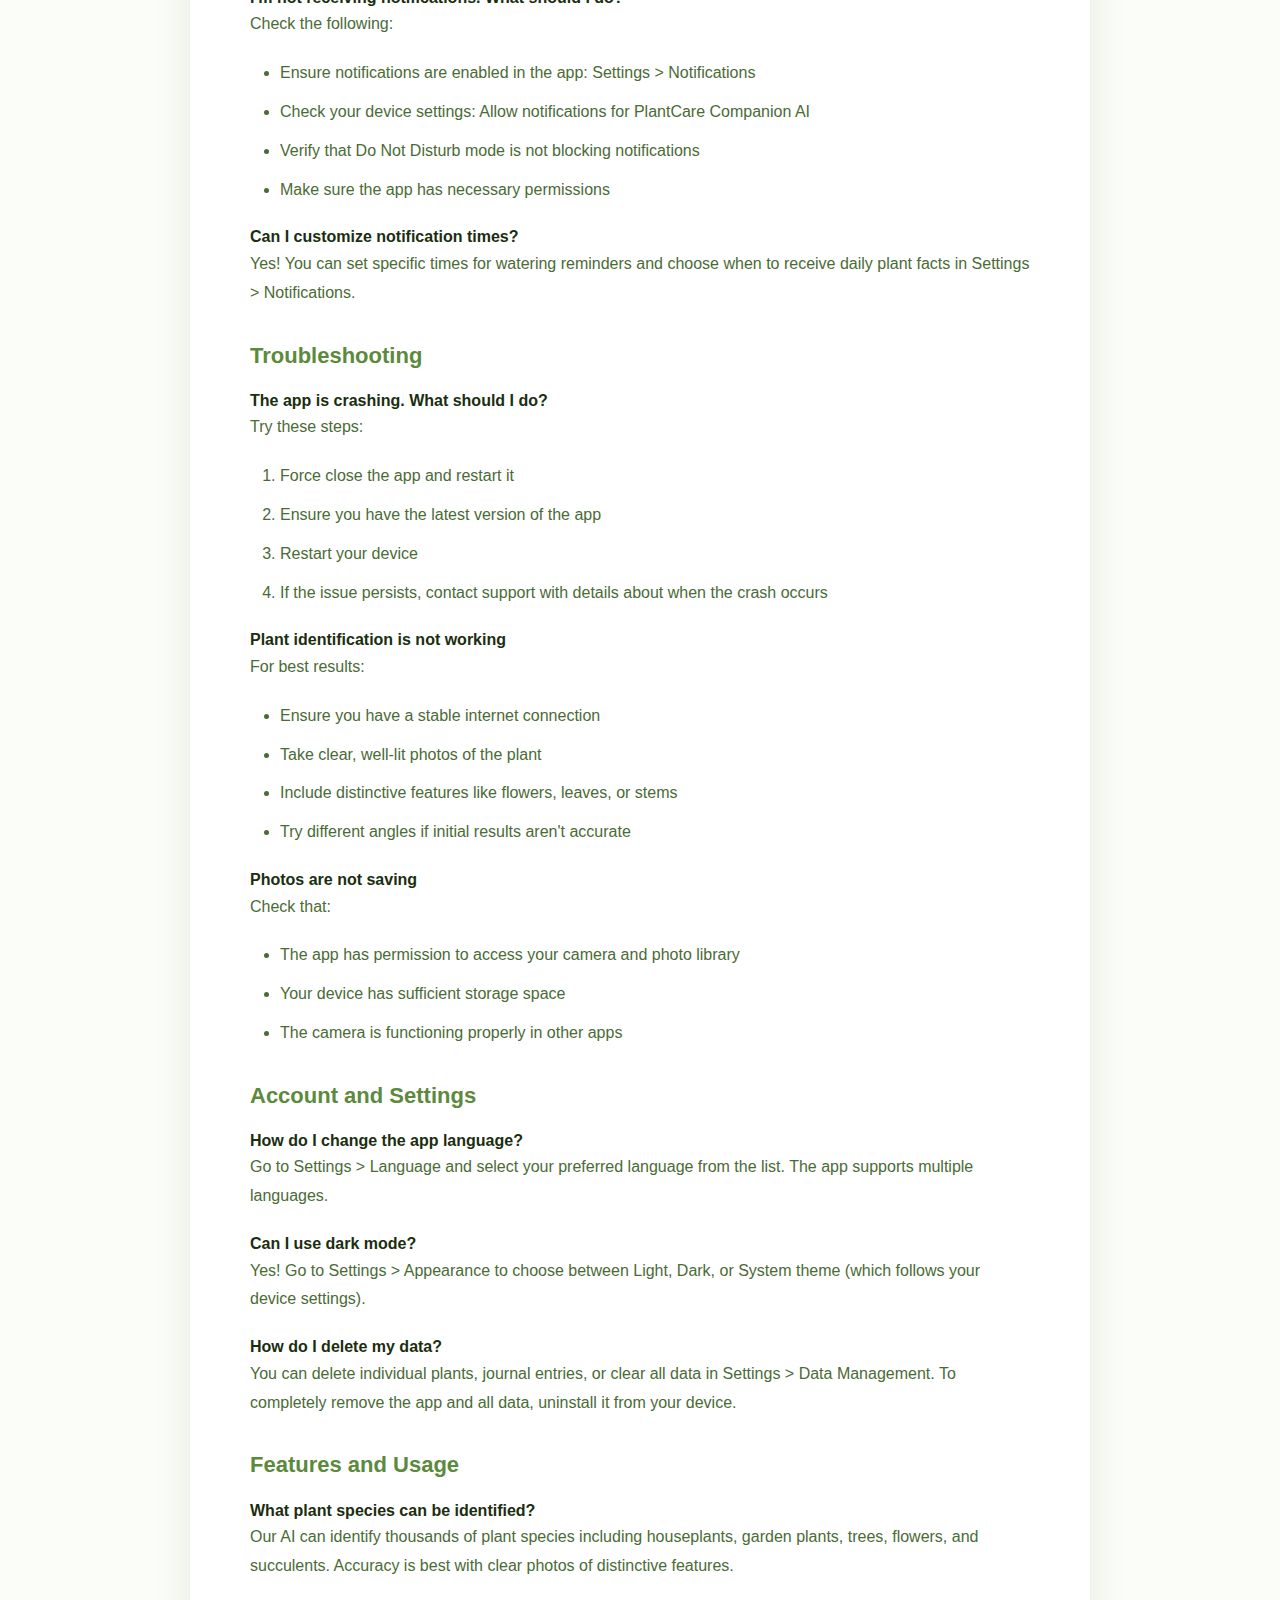
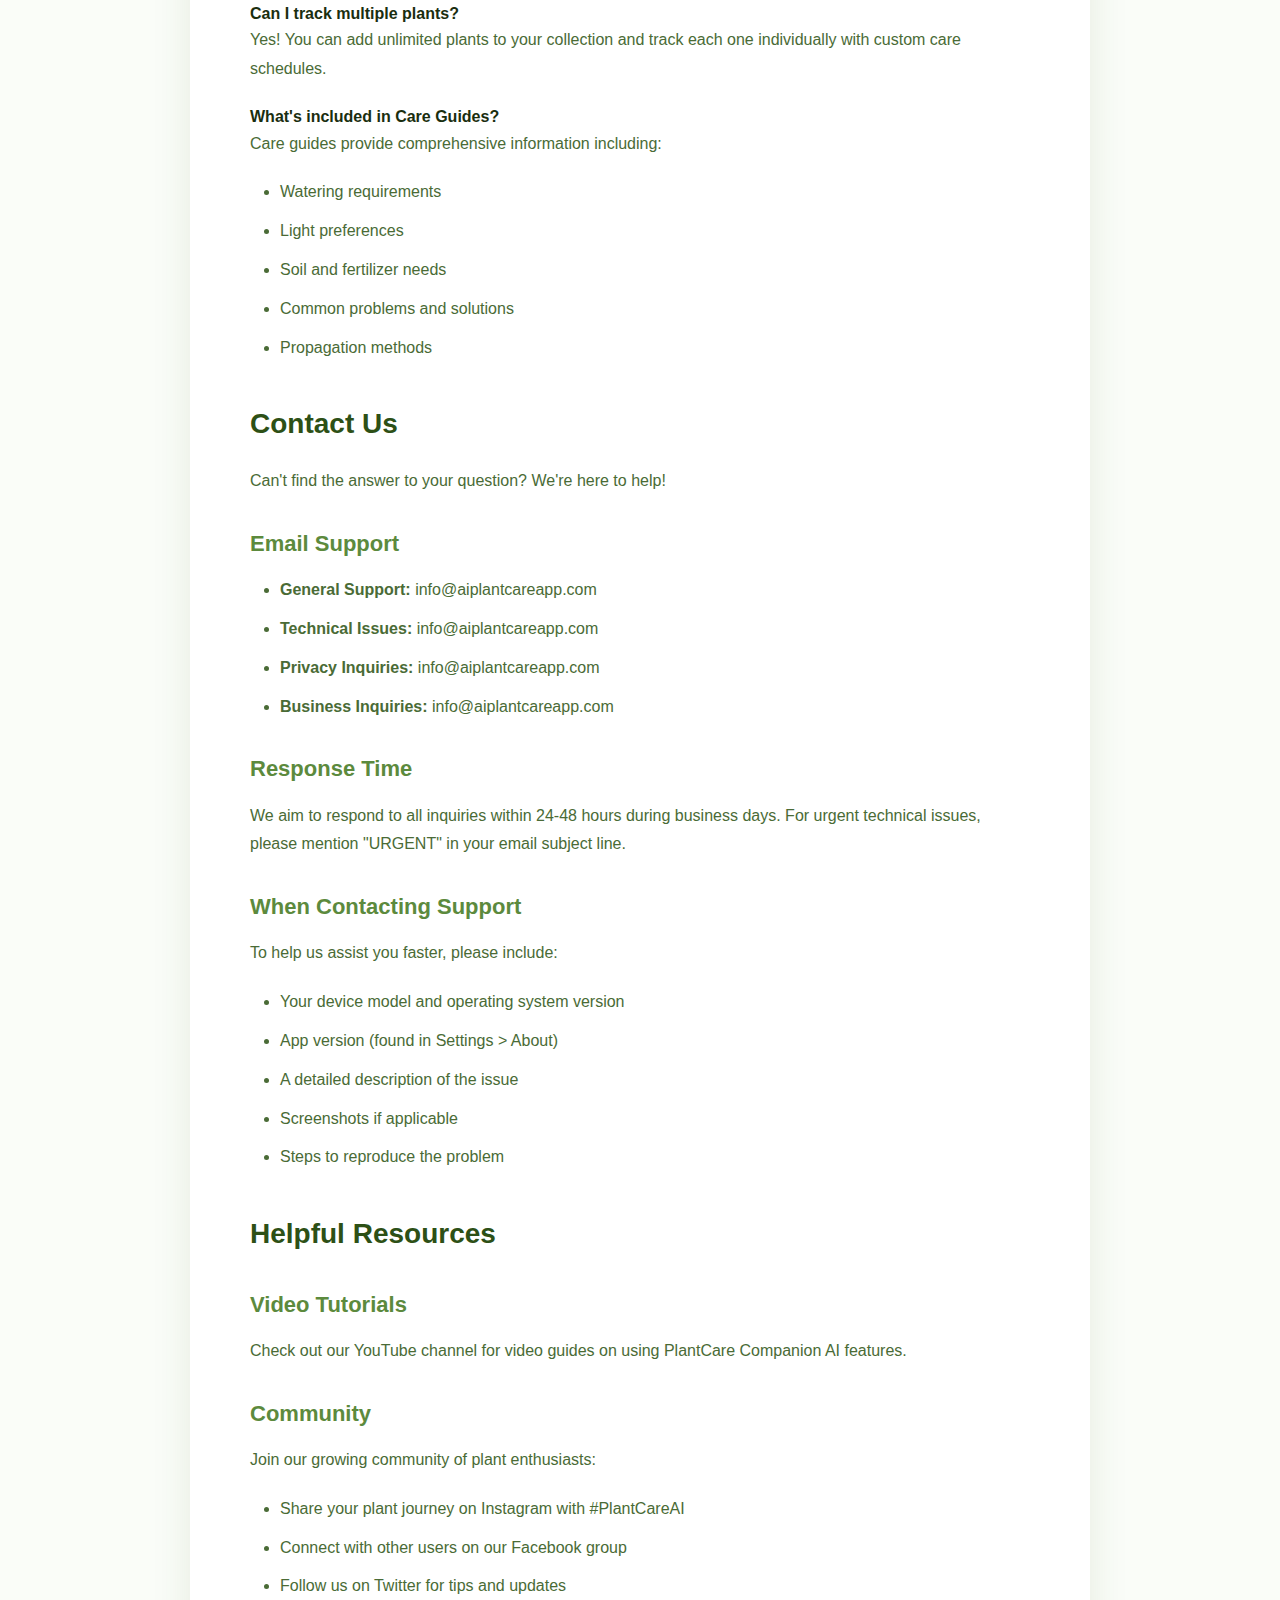
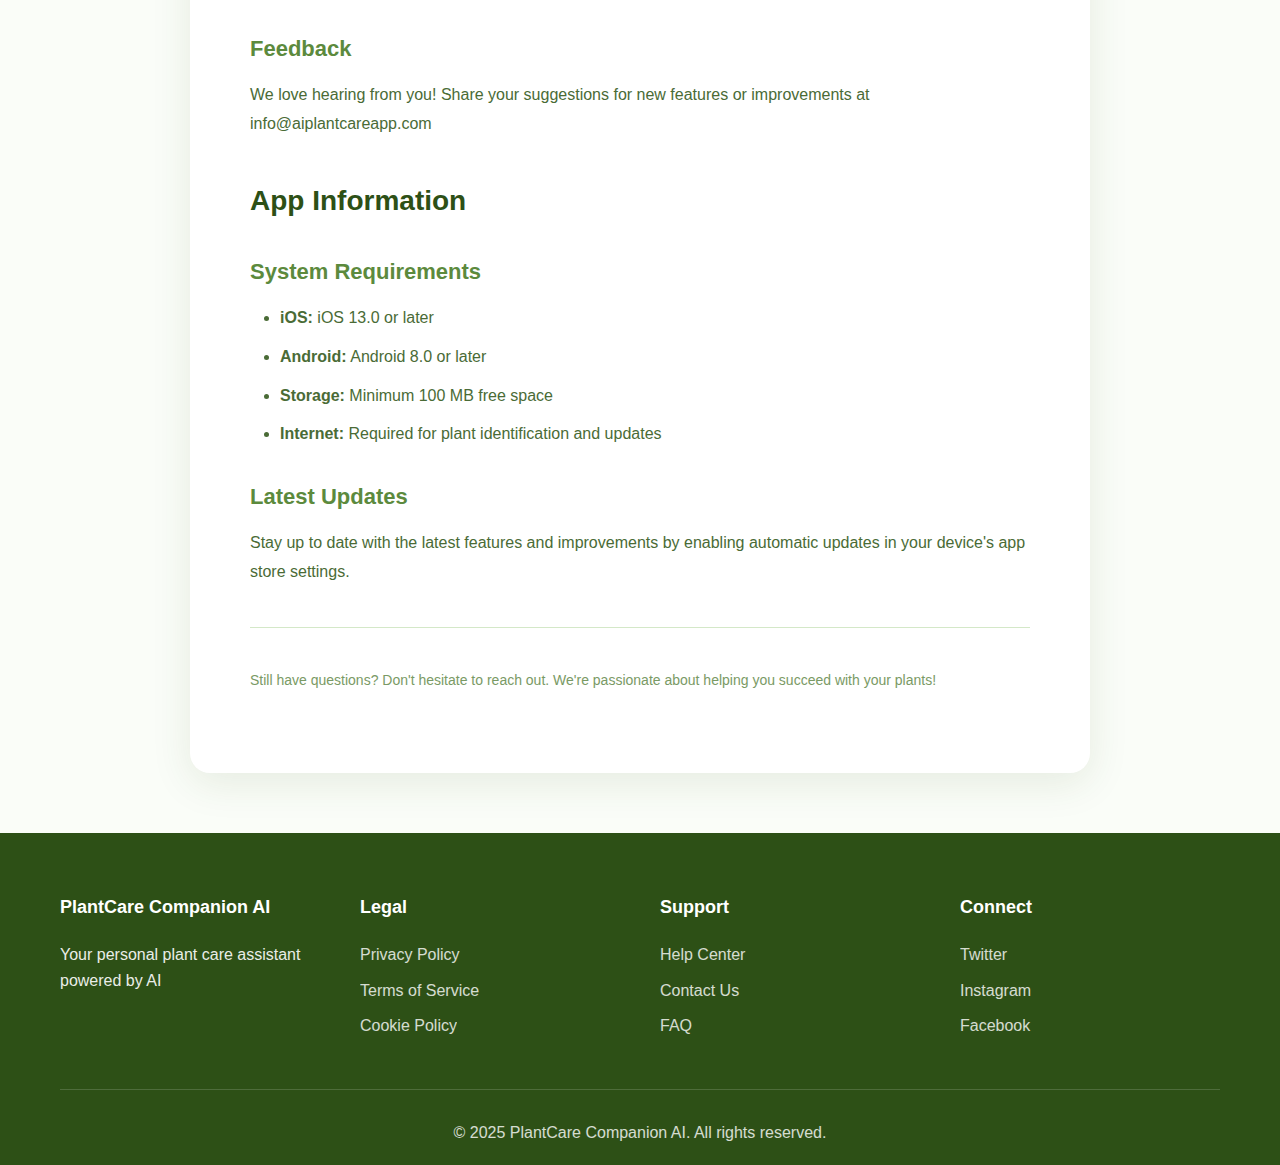
<file: support.html>
<!DOCTYPE html>
<html lang="en">
<head>
    <meta charset="UTF-8">
    <meta name="viewport" content="width=device-width, initial-scale=1.0">
    <title>Support - PlantCare Companion AI</title>
    <link rel="stylesheet" href="css/styles.css">
    <link rel="icon" type="image/x-icon" href="https://aiplantcareapp.com//images/favicon.png">
	<!-- Google tag (gtag.js) -->
	<script async src="https://www.googletagmanager.com/gtag/js?id=G-B2B6MR2XM7"></script>
	<script>
	  window.dataLayer = window.dataLayer || [];
	  function gtag(){dataLayer.push(arguments);}
	  gtag('js', new Date());
	  gtag('config', 'G-B2B6MR2XM7');
	</script>
</head>
<body>
    <nav class="navbar">
        <div class="container">
            <div class="nav-brand">
                <a href="/" class="nav-link active">
					<img src="images/icon.png" alt="PlantCare Logo" class="nav-logo">
				</a>
                <span class="nav-title">PlantCare Companion AI</span>
            </div>
            <ul class="nav-menu" id="navMenu">
                <li><a href="index.html" class="nav-link">Home</a></li>
                <li><a href="index.html#features" class="nav-link">Features</a></li>
                <li><a href="index.html#screenshots" class="nav-link">Screenshots</a></li>
                <li><a href="privacy-policy.html" class="nav-link">Privacy</a></li>
                <li><a href="terms-of-service.html" class="nav-link">Terms</a></li>
                <li><a href="support.html" class="nav-link active">Support</a></li>
            </ul>
            <button class="nav-toggle" id="navToggle">
                <span></span>
                <span></span>
                <span></span>
            </button>
        </div>
    </nav>

    <section class="legal-page">
        <div class="container">
            <div class="legal-content">
                <h1>Support Center</h1>
                <p class="last-updated">We're here to help you make the most of PlantCare Companion AI</p>

                <h2 id="faq">Frequently Asked Questions</h2>

                <h3>Getting Started</h3>
                
                <h4>How do I identify a plant?</h4>
                <p>Tap the Identify tab, then either take a photo with your camera or select an existing image from your gallery. Our AI will analyze the image and provide identification suggestions along with care information.</p>

                <h4>Can I use the app offline?</h4>
                <p>Most features work offline since your data is stored locally on your device. However, plant identification requires an internet connection to access our AI services.</p>

                <h4>How do I add a plant to my collection?</h4>
                <p>After identifying a plant, you can save it to your collection. You can also manually add plants by tapping the "+" button on the Home screen.</p>

                <h3>Plant Care Features</h3>

                <h4>How do watering reminders work?</h4>
                <p>Set watering schedules for individual plants or enable global watering reminders in Settings > Notifications. You can customize the time you'd like to receive notifications.</p>

                <h4>What is the Growth Tracker?</h4>
                <p>The Growth Tracker lets you document your plant's growth over time with photos and measurements. Take regular photos to create a visual timeline of your plant's development.</p>

                <h4>How accurate is the Lux Meter?</h4>
                <p>The Lux Meter uses your device's light sensor to measure ambient light levels. While it provides a good estimate, it may not be as accurate as professional equipment.</p>

                <h3>Data and Privacy</h3>

                <h4>Where is my data stored?</h4>
                <p>Your plant data, photos, and notes are stored locally on your device. If you enable cloud backup features, data is also synced securely to iCloud (iOS) or Google Drive (Android).</p>

                <h4>Can I export my data?</h4>
                <p>Yes! Go to Settings > Data Management to export your plant collection, care records, and journal entries.</p>

                <h4>Is my data private?</h4>
                <p>Absolutely. We take privacy seriously. Your personal data is stored securely and is not shared with third parties without your consent. See our <a href="privacy-policy.html">Privacy Policy</a> for details.</p>

                <h3>Notifications</h3>

                <h4>I'm not receiving notifications. What should I do?</h4>
                <p>Check the following:</p>
                <ul>
                    <li>Ensure notifications are enabled in the app: Settings > Notifications</li>
                    <li>Check your device settings: Allow notifications for PlantCare Companion AI</li>
                    <li>Verify that Do Not Disturb mode is not blocking notifications</li>
                    <li>Make sure the app has necessary permissions</li>
                </ul>

                <h4>Can I customize notification times?</h4>
                <p>Yes! You can set specific times for watering reminders and choose when to receive daily plant facts in Settings > Notifications.</p>

                <h3>Troubleshooting</h3>

                <h4>The app is crashing. What should I do?</h4>
                <p>Try these steps:</p>
                <ol>
                    <li>Force close the app and restart it</li>
                    <li>Ensure you have the latest version of the app</li>
                    <li>Restart your device</li>
                    <li>If the issue persists, contact support with details about when the crash occurs</li>
                </ol>

                <h4>Plant identification is not working</h4>
                <p>For best results:</p>
                <ul>
                    <li>Ensure you have a stable internet connection</li>
                    <li>Take clear, well-lit photos of the plant</li>
                    <li>Include distinctive features like flowers, leaves, or stems</li>
                    <li>Try different angles if initial results aren't accurate</li>
                </ul>

                <h4>Photos are not saving</h4>
                <p>Check that:</p>
                <ul>
                    <li>The app has permission to access your camera and photo library</li>
                    <li>Your device has sufficient storage space</li>
                    <li>The camera is functioning properly in other apps</li>
                </ul>

                <h3>Account and Settings</h3>

                <h4>How do I change the app language?</h4>
                <p>Go to Settings > Language and select your preferred language from the list. The app supports multiple languages.</p>

                <h4>Can I use dark mode?</h4>
                <p>Yes! Go to Settings > Appearance to choose between Light, Dark, or System theme (which follows your device settings).</p>

                <h4>How do I delete my data?</h4>
                <p>You can delete individual plants, journal entries, or clear all data in Settings > Data Management. To completely remove the app and all data, uninstall it from your device.</p>

                <h3>Features and Usage</h3>

                <h4>What plant species can be identified?</h4>
                <p>Our AI can identify thousands of plant species including houseplants, garden plants, trees, flowers, and succulents. Accuracy is best with clear photos of distinctive features.</p>

                <h4>Can I track multiple plants?</h4>
                <p>Yes! You can add unlimited plants to your collection and track each one individually with custom care schedules.</p>

                <h4>What's included in Care Guides?</h4>
                <p>Care guides provide comprehensive information including:</p>
                <ul>
                    <li>Watering requirements</li>
                    <li>Light preferences</li>
                    <li>Soil and fertilizer needs</li>
                    <li>Common problems and solutions</li>
                    <li>Propagation methods</li>
                </ul>

                <h2 id="contact">Contact Us</h2>

                <p>Can't find the answer to your question? We're here to help!</p>

                <h3>Email Support</h3>
                <ul>
                    <li><strong>General Support:</strong> info@aiplantcareapp.com</li>
                    <li><strong>Technical Issues:</strong> info@aiplantcareapp.com</li>
                    <li><strong>Privacy Inquiries:</strong> info@aiplantcareapp.com</li>
                    <li><strong>Business Inquiries:</strong> info@aiplantcareapp.com</li>
                </ul>

                <h3>Response Time</h3>
                <p>We aim to respond to all inquiries within 24-48 hours during business days. For urgent technical issues, please mention "URGENT" in your email subject line.</p>

                <h3>When Contacting Support</h3>
                <p>To help us assist you faster, please include:</p>
                <ul>
                    <li>Your device model and operating system version</li>
                    <li>App version (found in Settings > About)</li>
                    <li>A detailed description of the issue</li>
                    <li>Screenshots if applicable</li>
                    <li>Steps to reproduce the problem</li>
                </ul>

                <h2>Helpful Resources</h2>

                <h3>Video Tutorials</h3>
                <p>Check out our YouTube channel for video guides on using PlantCare Companion AI features.</p>

                <h3>Community</h3>
                <p>Join our growing community of plant enthusiasts:</p>
                <ul>
                    <li>Share your plant journey on Instagram with #PlantCareAI</li>
                    <li>Connect with other users on our Facebook group</li>
                    <li>Follow us on Twitter for tips and updates</li>
                </ul>

                <h3>Feedback</h3>
                <p>We love hearing from you! Share your suggestions for new features or improvements at info@aiplantcareapp.com</p>

                <h2>App Information</h2>

                <h3>System Requirements</h3>
                <ul>
                    <li><strong>iOS:</strong> iOS 13.0 or later</li>
                    <li><strong>Android:</strong> Android 8.0 or later</li>
                    <li><strong>Storage:</strong> Minimum 100 MB free space</li>
                    <li><strong>Internet:</strong> Required for plant identification and updates</li>
                </ul>

                <h3>Latest Updates</h3>
                <p>Stay up to date with the latest features and improvements by enabling automatic updates in your device's app store settings.</p>

                <hr style="margin: 40px 0; border: none; border-top: 1px solid var(--border);">

                <p style="font-size: 14px; color: var(--text-tertiary);">Still have questions? Don't hesitate to reach out. We're passionate about helping you succeed with your plants!</p>
            </div>
        </div>
    </section>

    <footer class="footer">
        <div class="container">
            <div class="footer-content">
                <div class="footer-section">
                    <h4>PlantCare Companion AI</h4>
                    <p>Your personal plant care assistant powered by AI</p>
                </div>
                <div class="footer-section">
                    <h4>Legal</h4>
                    <ul>
                        <li><a href="privacy-policy.html">Privacy Policy</a></li>
                        <li><a href="terms-of-service.html">Terms of Service</a></li>
                        <li><a href="cookie-policy.html">Cookie Policy</a></li>
                    </ul>
                </div>
                <div class="footer-section">
                    <h4>Support</h4>
                    <ul>
                        <li><a href="support.html">Help Center</a></li>
                        <li><a href="support.html#contact">Contact Us</a></li>
                        <li><a href="support.html#faq">FAQ</a></li>
                    </ul>
                </div>
                <div class="footer-section">
                    <h4>Connect</h4>
                    <div class="social-links">
                        <a href="#" class="social-link">Twitter</a>
                        <a href="#" class="social-link">Instagram</a>
                        <a href="#" class="social-link">Facebook</a>
                    </div>
                </div>
            </div>
            <div class="footer-bottom">
                <p>&copy; 2025 PlantCare Companion AI. All rights reserved.</p>
            </div>
        </div>
    </footer>

    <script src="js/script.js"></script>
</body>
</html>
</file>
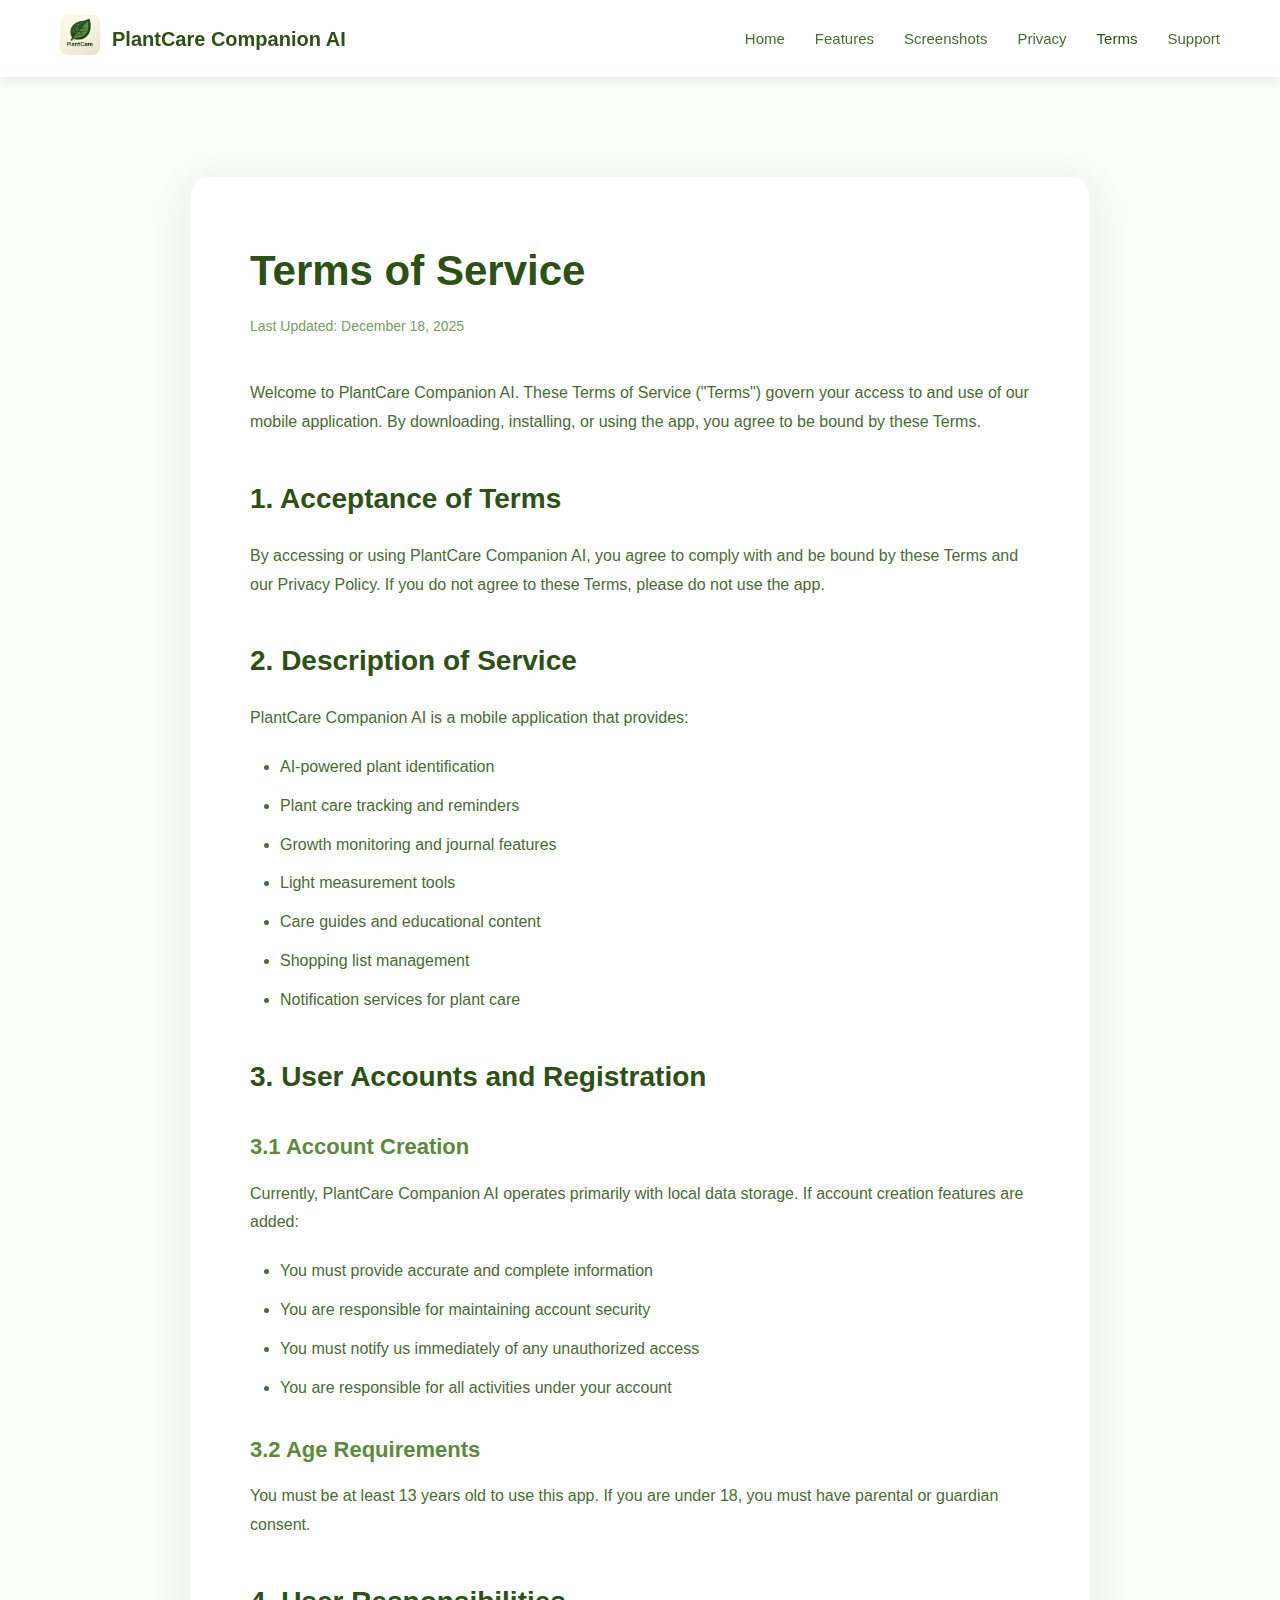
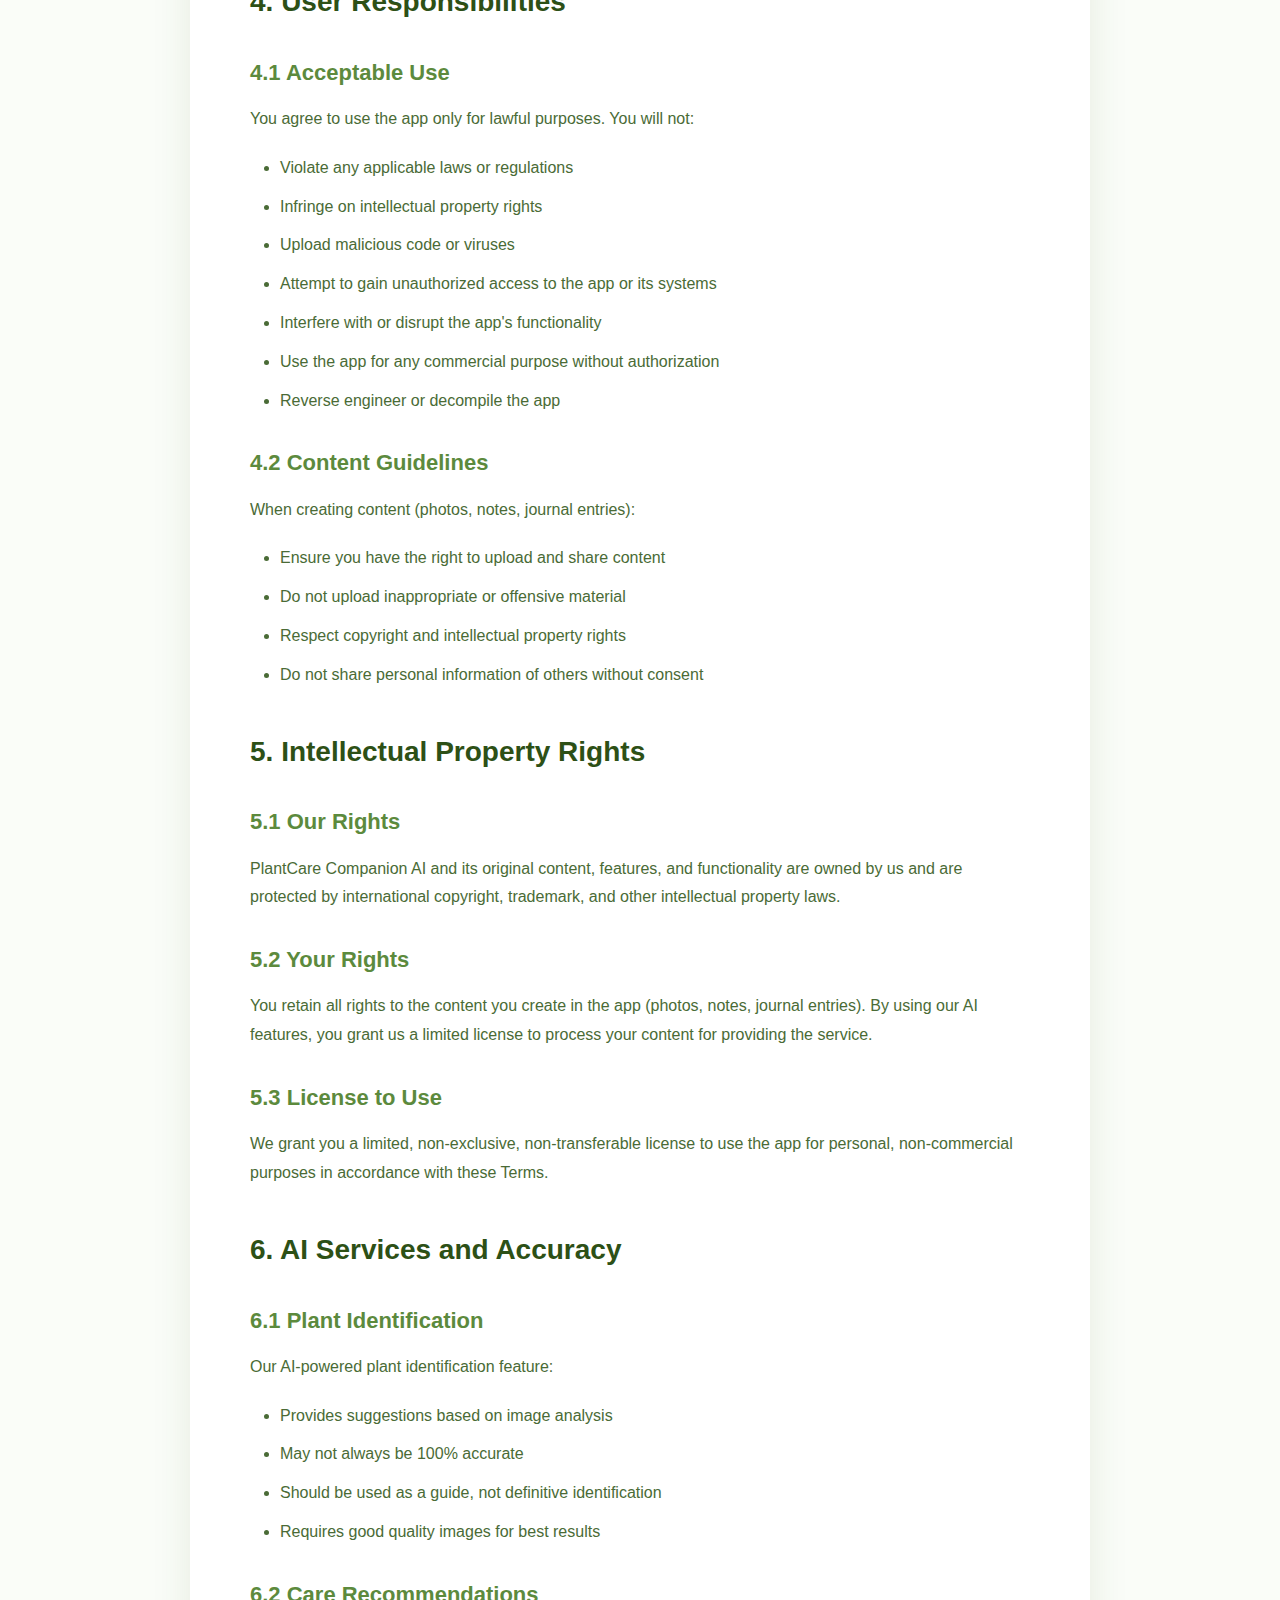
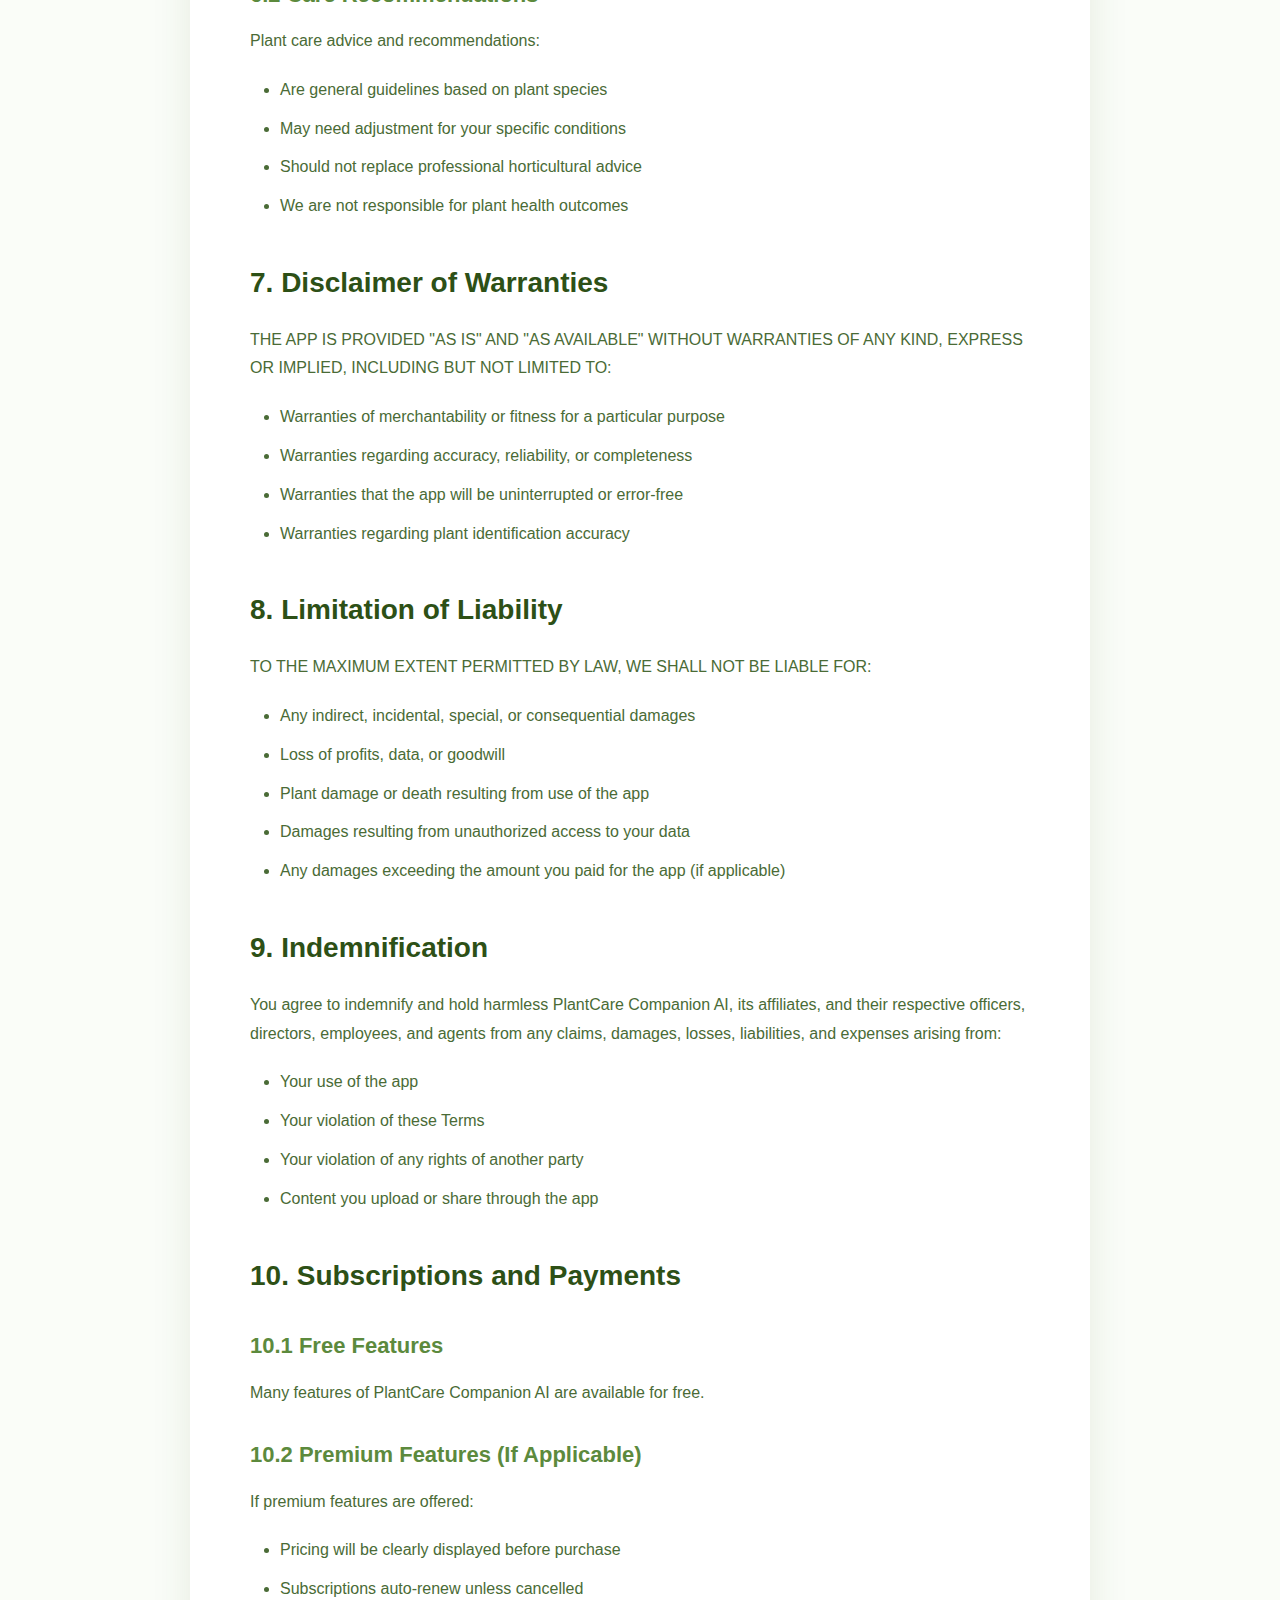
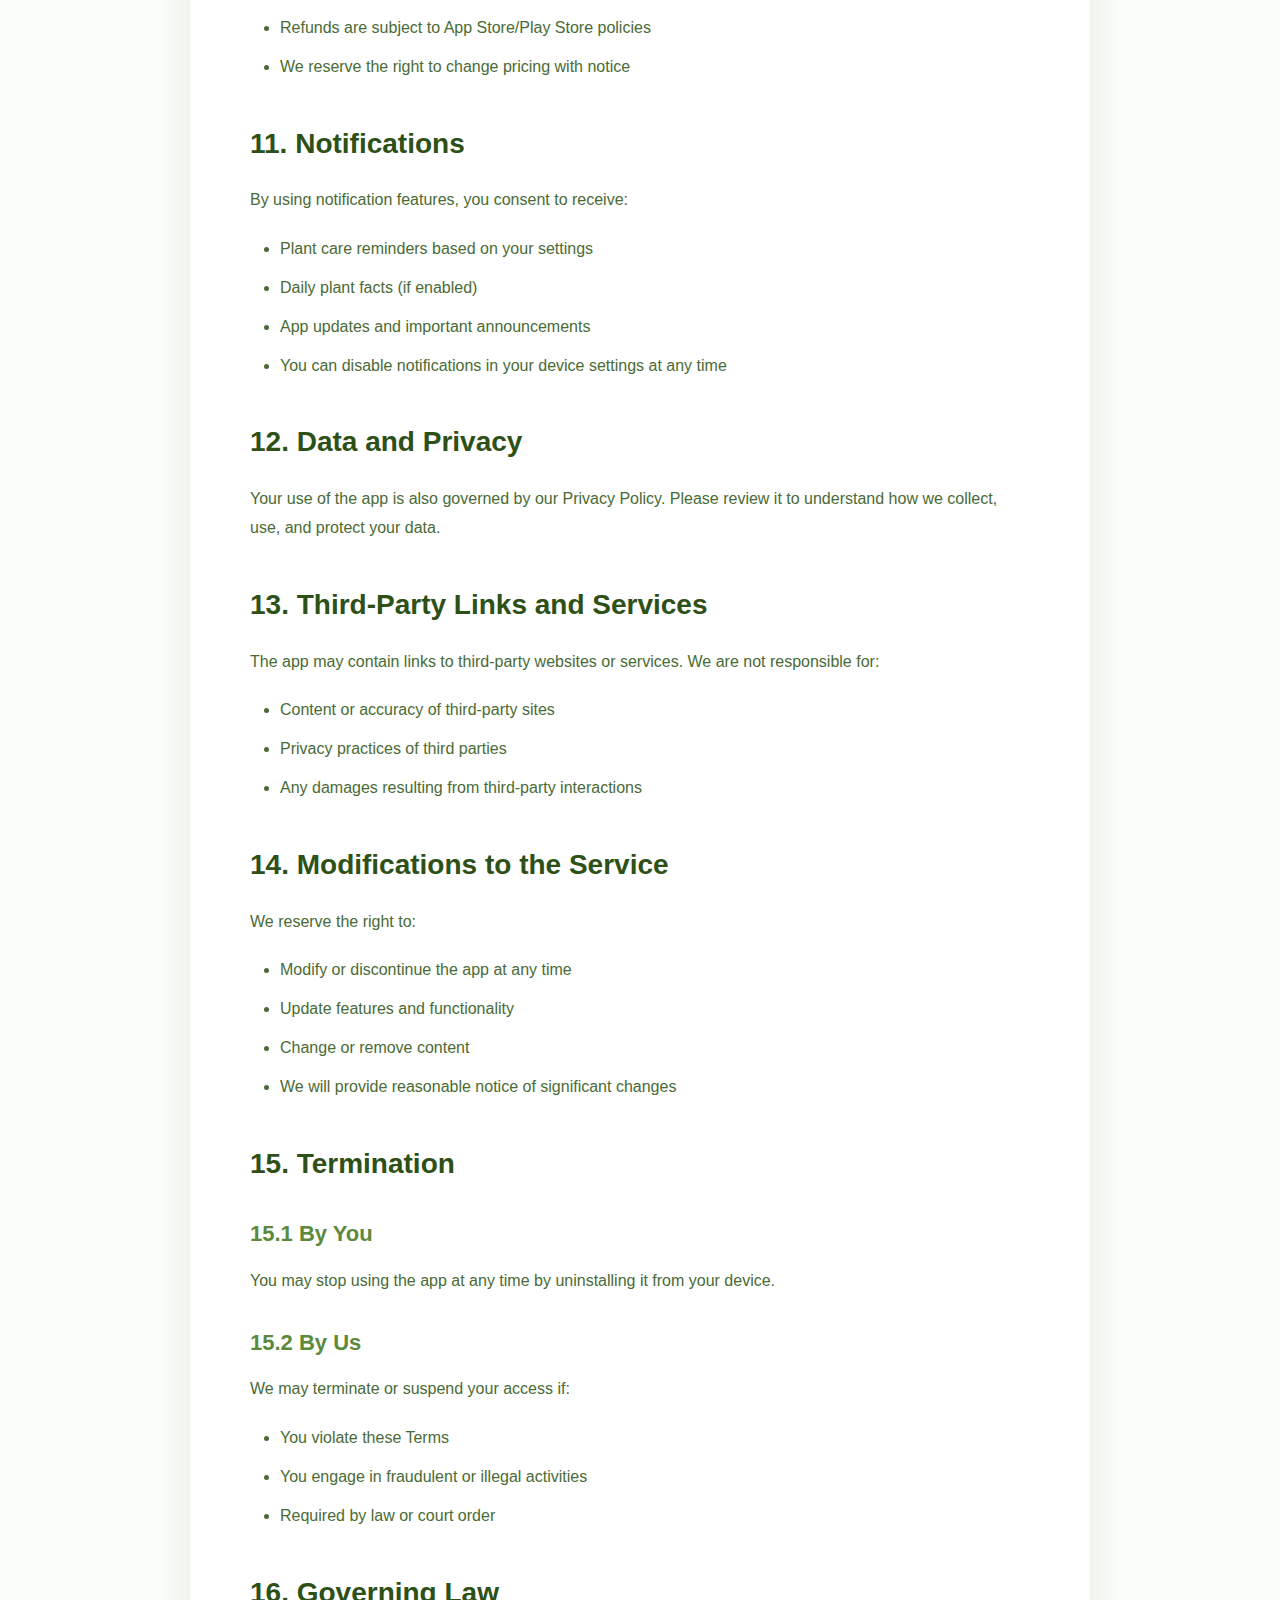
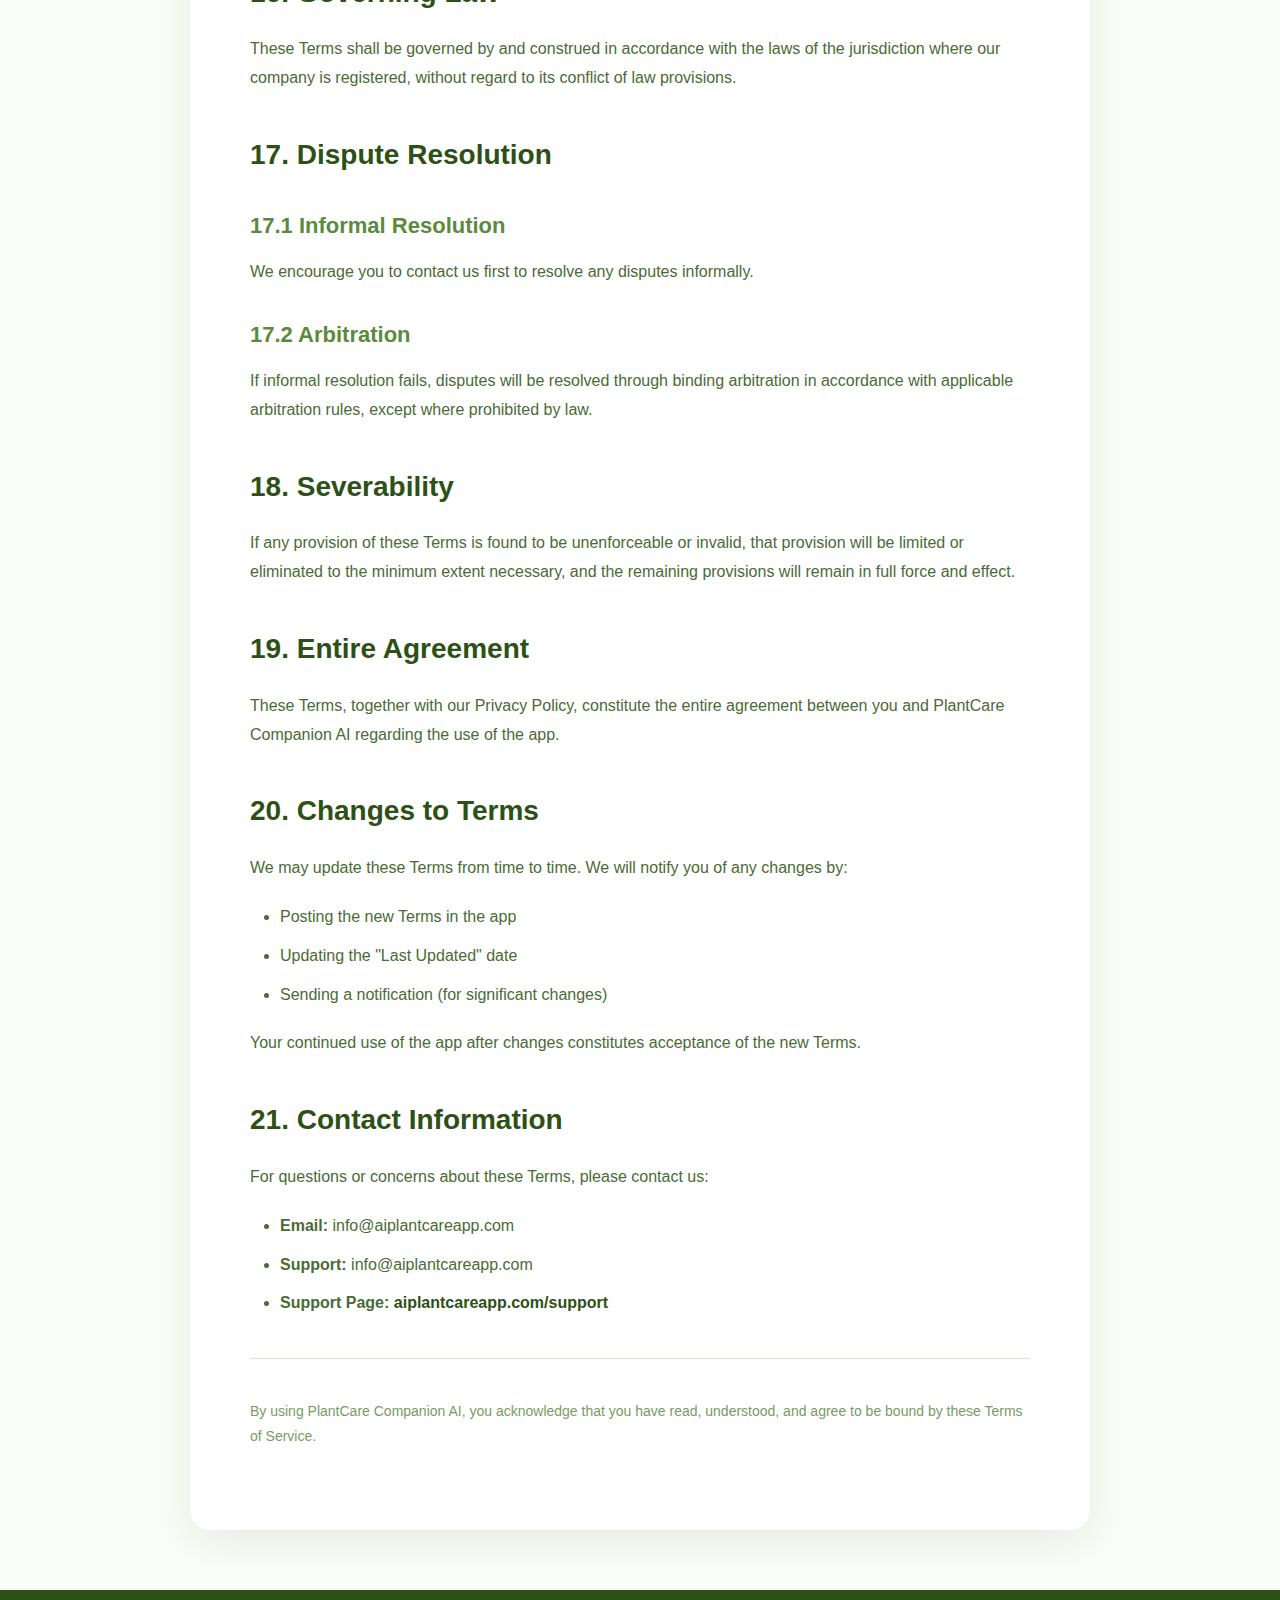
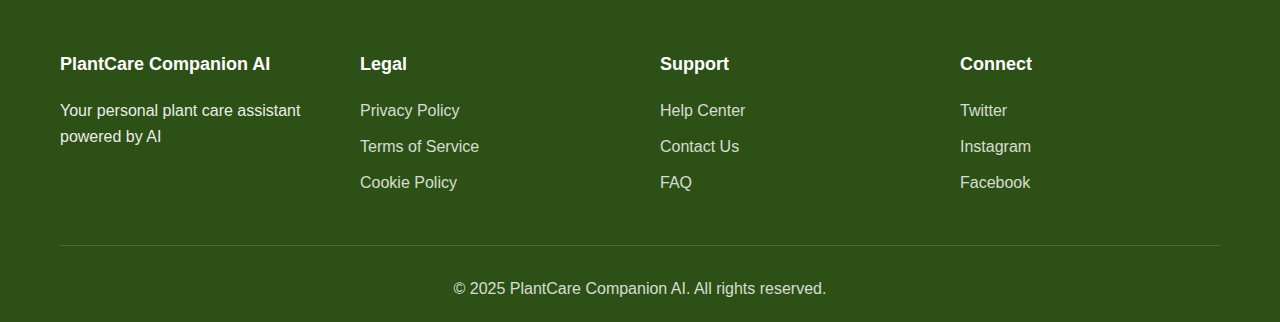
<file: terms-of-service.html>
<!DOCTYPE html>
<html lang="en">
<head>
    <meta charset="UTF-8">
    <meta name="viewport" content="width=device-width, initial-scale=1.0">
    <title>Terms of Service - PlantCare Companion AI</title>
    <link rel="stylesheet" href="css/styles.css">
    <link rel="icon" type="image/x-icon" href="https://aiplantcareapp.com//images/favicon.png">
	<!-- Google tag (gtag.js) -->
	<script async src="https://www.googletagmanager.com/gtag/js?id=G-B2B6MR2XM7"></script>
	<script>
	  window.dataLayer = window.dataLayer || [];
	  function gtag(){dataLayer.push(arguments);}
	  gtag('js', new Date());
	  gtag('config', 'G-B2B6MR2XM7');
	</script>
</head>
<body>
    <nav class="navbar">
        <div class="container">
            <div class="nav-brand">
                <a href="/" class="nav-link active">
					<img src="images/icon.png" alt="PlantCare Logo" class="nav-logo">
				</a>
                <span class="nav-title">PlantCare Companion AI</span>
            </div>
            <ul class="nav-menu" id="navMenu">
                <li><a href="index.html" class="nav-link">Home</a></li>
                <li><a href="index.html#features" class="nav-link">Features</a></li>
                <li><a href="index.html#screenshots" class="nav-link">Screenshots</a></li>
                <li><a href="privacy-policy.html" class="nav-link">Privacy</a></li>
                <li><a href="terms-of-service.html" class="nav-link active">Terms</a></li>
                <li><a href="support.html" class="nav-link">Support</a></li>
            </ul>
            <button class="nav-toggle" id="navToggle">
                <span></span>
                <span></span>
                <span></span>
            </button>
        </div>
    </nav>

    <section class="legal-page">
        <div class="container">
            <div class="legal-content">
                <h1>Terms of Service</h1>
                <p class="last-updated">Last Updated: December 18, 2025</p>

                <p>Welcome to PlantCare Companion AI. These Terms of Service ("Terms") govern your access to and use of our mobile application. By downloading, installing, or using the app, you agree to be bound by these Terms.</p>

                <h2>1. Acceptance of Terms</h2>

                <p>By accessing or using PlantCare Companion AI, you agree to comply with and be bound by these Terms and our Privacy Policy. If you do not agree to these Terms, please do not use the app.</p>

                <h2>2. Description of Service</h2>

                <p>PlantCare Companion AI is a mobile application that provides:</p>

                <ul>
                    <li>AI-powered plant identification</li>
                    <li>Plant care tracking and reminders</li>
                    <li>Growth monitoring and journal features</li>
                    <li>Light measurement tools</li>
                    <li>Care guides and educational content</li>
                    <li>Shopping list management</li>
                    <li>Notification services for plant care</li>
                </ul>

                <h2>3. User Accounts and Registration</h2>

                <h3>3.1 Account Creation</h3>
                <p>Currently, PlantCare Companion AI operates primarily with local data storage. If account creation features are added:</p>
                <ul>
                    <li>You must provide accurate and complete information</li>
                    <li>You are responsible for maintaining account security</li>
                    <li>You must notify us immediately of any unauthorized access</li>
                    <li>You are responsible for all activities under your account</li>
                </ul>

                <h3>3.2 Age Requirements</h3>
                <p>You must be at least 13 years old to use this app. If you are under 18, you must have parental or guardian consent.</p>

                <h2>4. User Responsibilities</h2>

                <h3>4.1 Acceptable Use</h3>
                <p>You agree to use the app only for lawful purposes. You will not:</p>
                <ul>
                    <li>Violate any applicable laws or regulations</li>
                    <li>Infringe on intellectual property rights</li>
                    <li>Upload malicious code or viruses</li>
                    <li>Attempt to gain unauthorized access to the app or its systems</li>
                    <li>Interfere with or disrupt the app's functionality</li>
                    <li>Use the app for any commercial purpose without authorization</li>
                    <li>Reverse engineer or decompile the app</li>
                </ul>

                <h3>4.2 Content Guidelines</h3>
                <p>When creating content (photos, notes, journal entries):</p>
                <ul>
                    <li>Ensure you have the right to upload and share content</li>
                    <li>Do not upload inappropriate or offensive material</li>
                    <li>Respect copyright and intellectual property rights</li>
                    <li>Do not share personal information of others without consent</li>
                </ul>

                <h2>5. Intellectual Property Rights</h2>

                <h3>5.1 Our Rights</h3>
                <p>PlantCare Companion AI and its original content, features, and functionality are owned by us and are protected by international copyright, trademark, and other intellectual property laws.</p>

                <h3>5.2 Your Rights</h3>
                <p>You retain all rights to the content you create in the app (photos, notes, journal entries). By using our AI features, you grant us a limited license to process your content for providing the service.</p>

                <h3>5.3 License to Use</h3>
                <p>We grant you a limited, non-exclusive, non-transferable license to use the app for personal, non-commercial purposes in accordance with these Terms.</p>

                <h2>6. AI Services and Accuracy</h2>

                <h3>6.1 Plant Identification</h3>
                <p>Our AI-powered plant identification feature:</p>
                <ul>
                    <li>Provides suggestions based on image analysis</li>
                    <li>May not always be 100% accurate</li>
                    <li>Should be used as a guide, not definitive identification</li>
                    <li>Requires good quality images for best results</li>
                </ul>

                <h3>6.2 Care Recommendations</h3>
                <p>Plant care advice and recommendations:</p>
                <ul>
                    <li>Are general guidelines based on plant species</li>
                    <li>May need adjustment for your specific conditions</li>
                    <li>Should not replace professional horticultural advice</li>
                    <li>We are not responsible for plant health outcomes</li>
                </ul>

                <h2>7. Disclaimer of Warranties</h2>

                <p>THE APP IS PROVIDED "AS IS" AND "AS AVAILABLE" WITHOUT WARRANTIES OF ANY KIND, EXPRESS OR IMPLIED, INCLUDING BUT NOT LIMITED TO:</p>

                <ul>
                    <li>Warranties of merchantability or fitness for a particular purpose</li>
                    <li>Warranties regarding accuracy, reliability, or completeness</li>
                    <li>Warranties that the app will be uninterrupted or error-free</li>
                    <li>Warranties regarding plant identification accuracy</li>
                </ul>

                <h2>8. Limitation of Liability</h2>

                <p>TO THE MAXIMUM EXTENT PERMITTED BY LAW, WE SHALL NOT BE LIABLE FOR:</p>

                <ul>
                    <li>Any indirect, incidental, special, or consequential damages</li>
                    <li>Loss of profits, data, or goodwill</li>
                    <li>Plant damage or death resulting from use of the app</li>
                    <li>Damages resulting from unauthorized access to your data</li>
                    <li>Any damages exceeding the amount you paid for the app (if applicable)</li>
                </ul>

                <h2>9. Indemnification</h2>

                <p>You agree to indemnify and hold harmless PlantCare Companion AI, its affiliates, and their respective officers, directors, employees, and agents from any claims, damages, losses, liabilities, and expenses arising from:</p>

                <ul>
                    <li>Your use of the app</li>
                    <li>Your violation of these Terms</li>
                    <li>Your violation of any rights of another party</li>
                    <li>Content you upload or share through the app</li>
                </ul>

                <h2>10. Subscriptions and Payments</h2>

                <h3>10.1 Free Features</h3>
                <p>Many features of PlantCare Companion AI are available for free.</p>

                <h3>10.2 Premium Features (If Applicable)</h3>
                <p>If premium features are offered:</p>
                <ul>
                    <li>Pricing will be clearly displayed before purchase</li>
                    <li>Subscriptions auto-renew unless cancelled</li>
                    <li>Refunds are subject to App Store/Play Store policies</li>
                    <li>We reserve the right to change pricing with notice</li>
                </ul>

                <h2>11. Notifications</h2>

                <p>By using notification features, you consent to receive:</p>
                <ul>
                    <li>Plant care reminders based on your settings</li>
                    <li>Daily plant facts (if enabled)</li>
                    <li>App updates and important announcements</li>
                    <li>You can disable notifications in your device settings at any time</li>
                </ul>

                <h2>12. Data and Privacy</h2>

                <p>Your use of the app is also governed by our Privacy Policy. Please review it to understand how we collect, use, and protect your data.</p>

                <h2>13. Third-Party Links and Services</h2>

                <p>The app may contain links to third-party websites or services. We are not responsible for:</p>
                <ul>
                    <li>Content or accuracy of third-party sites</li>
                    <li>Privacy practices of third parties</li>
                    <li>Any damages resulting from third-party interactions</li>
                </ul>

                <h2>14. Modifications to the Service</h2>

                <p>We reserve the right to:</p>
                <ul>
                    <li>Modify or discontinue the app at any time</li>
                    <li>Update features and functionality</li>
                    <li>Change or remove content</li>
                    <li>We will provide reasonable notice of significant changes</li>
                </ul>

                <h2>15. Termination</h2>

                <h3>15.1 By You</h3>
                <p>You may stop using the app at any time by uninstalling it from your device.</p>

                <h3>15.2 By Us</h3>
                <p>We may terminate or suspend your access if:</p>
                <ul>
                    <li>You violate these Terms</li>
                    <li>You engage in fraudulent or illegal activities</li>
                    <li>Required by law or court order</li>
                </ul>

                <h2>16. Governing Law</h2>

                <p>These Terms shall be governed by and construed in accordance with the laws of the jurisdiction where our company is registered, without regard to its conflict of law provisions.</p>

                <h2>17. Dispute Resolution</h2>

                <h3>17.1 Informal Resolution</h3>
                <p>We encourage you to contact us first to resolve any disputes informally.</p>

                <h3>17.2 Arbitration</h3>
                <p>If informal resolution fails, disputes will be resolved through binding arbitration in accordance with applicable arbitration rules, except where prohibited by law.</p>

                <h2>18. Severability</h2>

                <p>If any provision of these Terms is found to be unenforceable or invalid, that provision will be limited or eliminated to the minimum extent necessary, and the remaining provisions will remain in full force and effect.</p>

                <h2>19. Entire Agreement</h2>

                <p>These Terms, together with our Privacy Policy, constitute the entire agreement between you and PlantCare Companion AI regarding the use of the app.</p>

                <h2>20. Changes to Terms</h2>

                <p>We may update these Terms from time to time. We will notify you of any changes by:</p>
                <ul>
                    <li>Posting the new Terms in the app</li>
                    <li>Updating the "Last Updated" date</li>
                    <li>Sending a notification (for significant changes)</li>
                </ul>
                <p>Your continued use of the app after changes constitutes acceptance of the new Terms.</p>

                <h2>21. Contact Information</h2>

                <p>For questions or concerns about these Terms, please contact us:</p>

                <ul>
                    <li><strong>Email:</strong> info@aiplantcareapp.com</li>
                    <li><strong>Support:</strong> info@aiplantcareapp.com</li>
                    <li><strong>Support Page:</strong> <a href="support.html">aiplantcareapp.com/support</a></li>
                </ul>

                <hr style="margin: 40px 0; border: none; border-top: 1px solid var(--border);">

                <p style="font-size: 14px; color: var(--text-tertiary);">By using PlantCare Companion AI, you acknowledge that you have read, understood, and agree to be bound by these Terms of Service.</p>
            </div>
        </div>
    </section>

    <footer class="footer">
        <div class="container">
            <div class="footer-content">
                <div class="footer-section">
                    <h4>PlantCare Companion AI</h4>
                    <p>Your personal plant care assistant powered by AI</p>
                </div>
                <div class="footer-section">
                    <h4>Legal</h4>
                    <ul>
                        <li><a href="privacy-policy.html">Privacy Policy</a></li>
                        <li><a href="terms-of-service.html">Terms of Service</a></li>
                        <li><a href="cookie-policy.html">Cookie Policy</a></li>
                    </ul>
                </div>
                <div class="footer-section">
                    <h4>Support</h4>
                    <ul>
                        <li><a href="support.html">Help Center</a></li>
                        <li><a href="support.html#contact">Contact Us</a></li>
                        <li><a href="support.html#faq">FAQ</a></li>
                    </ul>
                </div>
                <div class="footer-section">
                    <h4>Connect</h4>
                    <div class="social-links">
                        <a href="#" class="social-link">Twitter</a>
                        <a href="#" class="social-link">Instagram</a>
                        <a href="#" class="social-link">Facebook</a>
                    </div>
                </div>
            </div>
            <div class="footer-bottom">
                <p>&copy; 2025 PlantCare Companion AI. All rights reserved.</p>
            </div>
        </div>
    </footer>

    <script src="js/script.js"></script>
</body>
</html>
</file>
<file: css/styles.css>
* {
    margin: 0;
    padding: 0;
    box-sizing: border-box;
}

:root {
    --primary: #2D5016;
    --primary-light: #5C8A3D;
    --secondary: #8FBC6F;
    --accent: #E8F5E3;
    --background: #FAFDF8;
    --surface: #FFFFFF;
    --text: #1A2E0F;
    --text-secondary: #4A6B36;
    --text-tertiary: #7A9A65;
    --border: #D4E8C8;
    --shadow: rgba(45, 80, 22, 0.1);
}

body {
    font-family: -apple-system, BlinkMacSystemFont, 'Segoe UI', Roboto, 'Helvetica Neue', Arial, sans-serif;
    color: var(--text);
    background-color: var(--background);
    line-height: 1.6;
}

.container {
    max-width: 1200px;
    margin: 0 auto;
    padding: 0 20px;
}

.navbar {
    background-color: var(--surface);
    box-shadow: 0 2px 10px var(--shadow);
    position: sticky;
    top: 0;
    z-index: 1000;
}

.navbar .container {
    display: flex;
    justify-content: space-between;
    align-items: center;
    padding: 15px 20px;
}

.nav-brand {
    display: flex;
    align-items: center;
    gap: 12px;
}

.main-image {
	width: 95%;
	height: 98%;
	border-radius: 20px;
	text-align: center;
}

.screenshot-image {
	height: 100%;
	border-radius: 20px;
}

.nav-logo {
    width: 40px;
    height: 40px;
    border-radius: 8px;
}

.nav-title {
    font-size: 20px;
    font-weight: 700;
    color: var(--primary);
}

.nav-menu {
    display: flex;
    list-style: none;
    gap: 30px;
    align-items: center;
}

.nav-link {
    text-decoration: none;
    color: var(--text-secondary);
    font-weight: 500;
    transition: color 0.3s;
    font-size: 15px;
}

.nav-link:hover,
.nav-link.active {
    color: var(--primary);
}

.nav-toggle {
    display: none;
    flex-direction: column;
    gap: 4px;
    background: none;
    border: none;
    cursor: pointer;
}

.nav-toggle span {
    width: 25px;
    height: 3px;
    background-color: var(--primary);
    border-radius: 2px;
    transition: 0.3s;
}

.hero {
    padding: 80px 0;
    background: linear-gradient(135deg, var(--accent) 0%, var(--background) 100%);
}

.hero .container {
    display: grid;
    grid-template-columns: 1fr 1fr;
    gap: 60px;
    align-items: center;
}

.hero-content {
    max-width: 600px;
}

.hero-title {
    font-size: 52px;
    font-weight: 800;
    color: var(--primary);
    margin-bottom: 20px;
    line-height: 1.2;
}

.hero-subtitle {
    font-size: 20px;
    color: var(--text-secondary);
    margin-bottom: 30px;
}

.hero-buttons {
    display: flex;
    gap: 15px;
    flex-wrap: wrap;
	justify-content: center;
}

.btn {
    padding: 14px 32px;
    border-radius: 12px;
    text-decoration: none;
    font-weight: 600;
    font-size: 16px;
    transition: all 0.3s;
    display: inline-block;
}

.btn-primary {
    background-color: var(--primary);
    color: white;
	min-width: 240px;
}

.btn-primary:hover {
    background-color: var(--primary-light);
    transform: translateY(-2px);
    box-shadow: 0 6px 20px var(--shadow);
}

.btn-secondary {
    background-color: var(--surface);
    color: var(--primary);
    border: 2px solid var(--primary);
	min-width: 240px;
}

.btn-secondary:hover {
    background-color: var(--accent);
    transform: translateY(-2px);
}

.phone-mockup {
    width: 300px;
    height: 600px;
    background: linear-gradient(145deg, var(--primary), var(--primary-light));
    border-radius: 40px;
    padding: 15px;
    box-shadow: 0 20px 60px rgba(0, 0, 0, 0.2);
    margin: 0 auto;
}

.phone-screen {
    width: 100%;
    height: 100%;
    background-color: var(--background);
    border-radius: 30px;
}

.features {
    padding: 100px 0;
    background-color: var(--surface);
}

.section-title {
    font-size: 42px;
    font-weight: 800;
    color: var(--primary);
    text-align: center;
    margin-bottom: 15px;
}

.section-subtitle {
    font-size: 18px;
    color: var(--text-secondary);
    text-align: center;
    margin-bottom: 60px;
}

.features-grid {
    display: grid;
    grid-template-columns: repeat(auto-fit, minmax(300px, 1fr));
    gap: 30px;
}

.feature-card {
    background-color: var(--background);
    padding: 40px 30px;
    border-radius: 20px;
    text-align: center;
    transition: all 0.3s;
    border: 2px solid var(--border);
}

.feature-card:hover {
    transform: translateY(-5px);
    box-shadow: 0 10px 30px var(--shadow);
    border-color: var(--secondary);
}

.feature-icon {
    font-size: 60px;
    margin-bottom: 20px;
}

.feature-card h3 {
    font-size: 22px;
    color: var(--primary);
    margin-bottom: 15px;
    font-weight: 700;
}

.feature-card p {
    font-size: 16px;
    color: var(--text-secondary);
    line-height: 1.6;
}

.screenshots {
    padding: 100px 0;
    background-color: var(--background);
}

.screenshots-grid {
    display: grid;
    grid-template-columns: repeat(auto-fit, minmax(250px, 1fr));
    gap: 30px;
}

.screenshot-item {
    border-radius: 20px;
    overflow: hidden;
    box-shadow: 0 10px 30px var(--shadow);
}

.screenshot-placeholder {
    width: 100%;
    height: 500px;
    background: linear-gradient(135deg, var(--accent) 0%, var(--secondary) 100%);
    display: flex;
    align-items: center;
    justify-content: center;
    font-size: 20px;
    font-weight: 600;
    color: var(--primary);
}

.cta {
    padding: 100px 0;
    background: linear-gradient(135deg, var(--primary) 0%, var(--primary-light) 100%);
    text-align: center;
    color: white;
}

.cta h2 {
    font-size: 42px;
    margin-bottom: 15px;
    font-weight: 800;
}

.cta p {
    font-size: 20px;
    margin-bottom: 30px;
    opacity: 0.95;
}

.footer {
    background-color: var(--primary);
    color: white;
    padding: 60px 0 20px;
}

.footer-content {
    display: grid;
    grid-template-columns: repeat(auto-fit, minmax(200px, 1fr));
    gap: 40px;
    margin-bottom: 40px;
}

.footer-section h4 {
    font-size: 18px;
    margin-bottom: 20px;
    font-weight: 700;
}

.footer-section p {
    opacity: 0.9;
    line-height: 1.6;
}

.footer-section ul {
    list-style: none;
}

.footer-section ul li {
    margin-bottom: 10px;
}

.footer-section a {
    color: white;
    text-decoration: none;
    opacity: 0.8;
    transition: opacity 0.3s;
}

.footer-section a:hover {
    opacity: 1;
}

.social-links {
    display: flex;
    flex-direction: column;
    gap: 10px;
}

.footer-bottom {
    text-align: center;
    padding-top: 30px;
    border-top: 1px solid rgba(255, 255, 255, 0.2);
    opacity: 0.8;
}

.legal-page {
    padding: 100px 0 60px;
}

.legal-content {
    max-width: 900px;
    margin: 0 auto;
    background-color: var(--surface);
    padding: 60px;
    border-radius: 20px;
    box-shadow: 0 10px 40px var(--shadow);
}

.legal-content h1 {
    font-size: 42px;
    color: var(--primary);
    margin-bottom: 10px;
    font-weight: 800;
}

.legal-content .last-updated {
    color: var(--text-tertiary);
    margin-bottom: 40px;
    font-size: 14px;
}

.legal-content h2 {
    font-size: 28px;
    color: var(--primary);
    margin-top: 40px;
    margin-bottom: 20px;
    font-weight: 700;
}

.legal-content h3 {
    font-size: 22px;
    color: var(--primary-light);
    margin-top: 30px;
    margin-bottom: 15px;
    font-weight: 600;
}

.legal-content p {
    margin-bottom: 20px;
    line-height: 1.8;
    color: var(--text-secondary);
}

.legal-content ul, .legal-content ol {
    margin-bottom: 20px;
    padding-left: 30px;
}

.legal-content li {
    margin-bottom: 10px;
    line-height: 1.8;
    color: var(--text-secondary);
}

.legal-content a {
    color: var(--primary);
    text-decoration: none;
    font-weight: 600;
}

.legal-content a:hover {
    text-decoration: underline;
}

.disabled {
  pointer-events: none;
}

@media (max-width: 968px) {
    .nav-menu {
        position: fixed;
        left: -100%;
        top: 70px;
        flex-direction: column;
        background-color: var(--surface);
        width: 100%;
        text-align: center;
        transition: 0.3s;
        box-shadow: 0 10px 27px rgba(0, 0, 0, 0.05);
        padding: 30px 0;
    }

    .nav-menu.active {
        left: 0;
    }

    .nav-toggle {
        display: flex;
    }

    .hero .container {
        grid-template-columns: 1fr;
    }

    .hero-title {
        font-size: 38px;
    }

    .phone-mockup {
        width: 250px;
        height: 500px;
    }

    .section-title {
        font-size: 32px;
    }

    .features-grid {
        grid-template-columns: 1fr;
    }

    .legal-content {
        padding: 40px 30px;
    }

    .legal-content h1 {
        font-size: 32px;
    }
}

@media (max-width: 480px) {
    .hero-title {
        font-size: 32px;
    }

    .hero-subtitle {
        font-size: 18px;
    }

    .btn {
        width: 100%;
        text-align: center;
    }

    .legal-content {
        padding: 30px 20px;
    }

    .legal-content h1 {
        font-size: 28px;
    }

    .legal-content h2 {
        font-size: 24px;
    }
}
</file>
